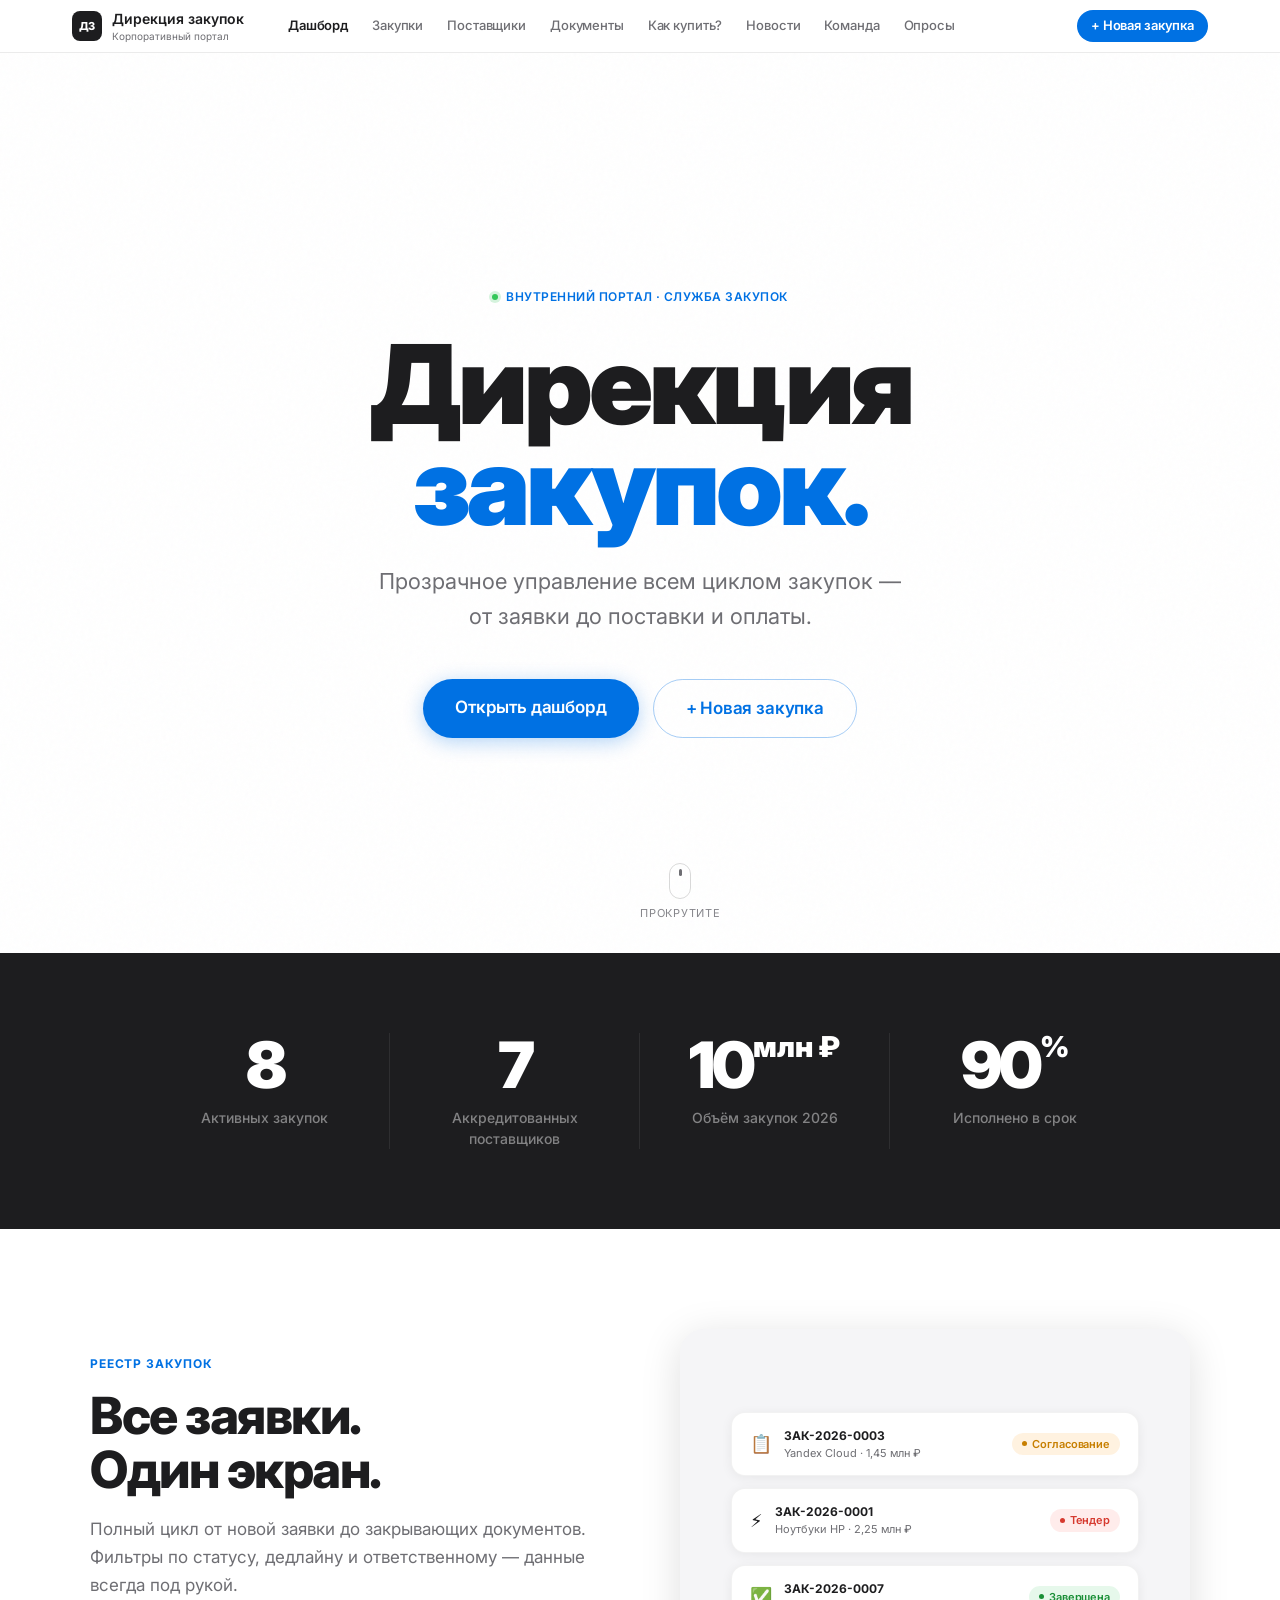
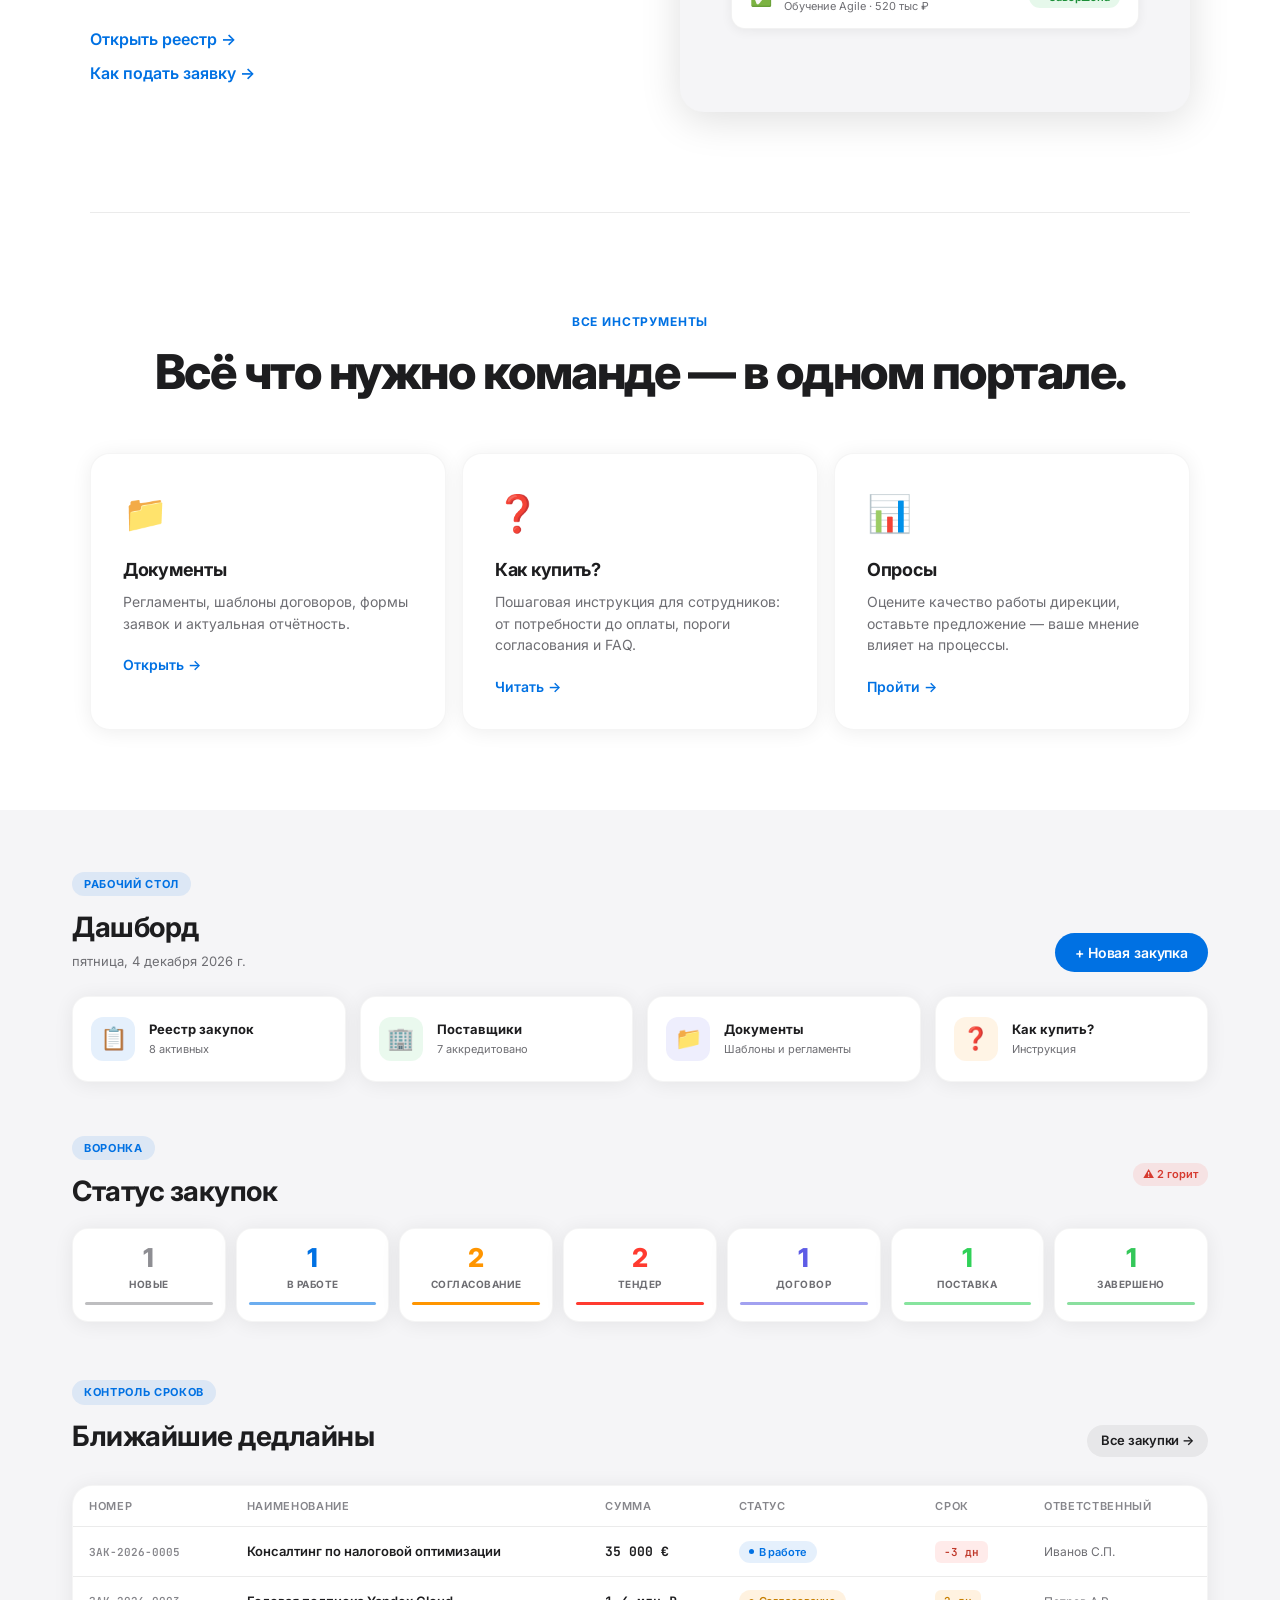
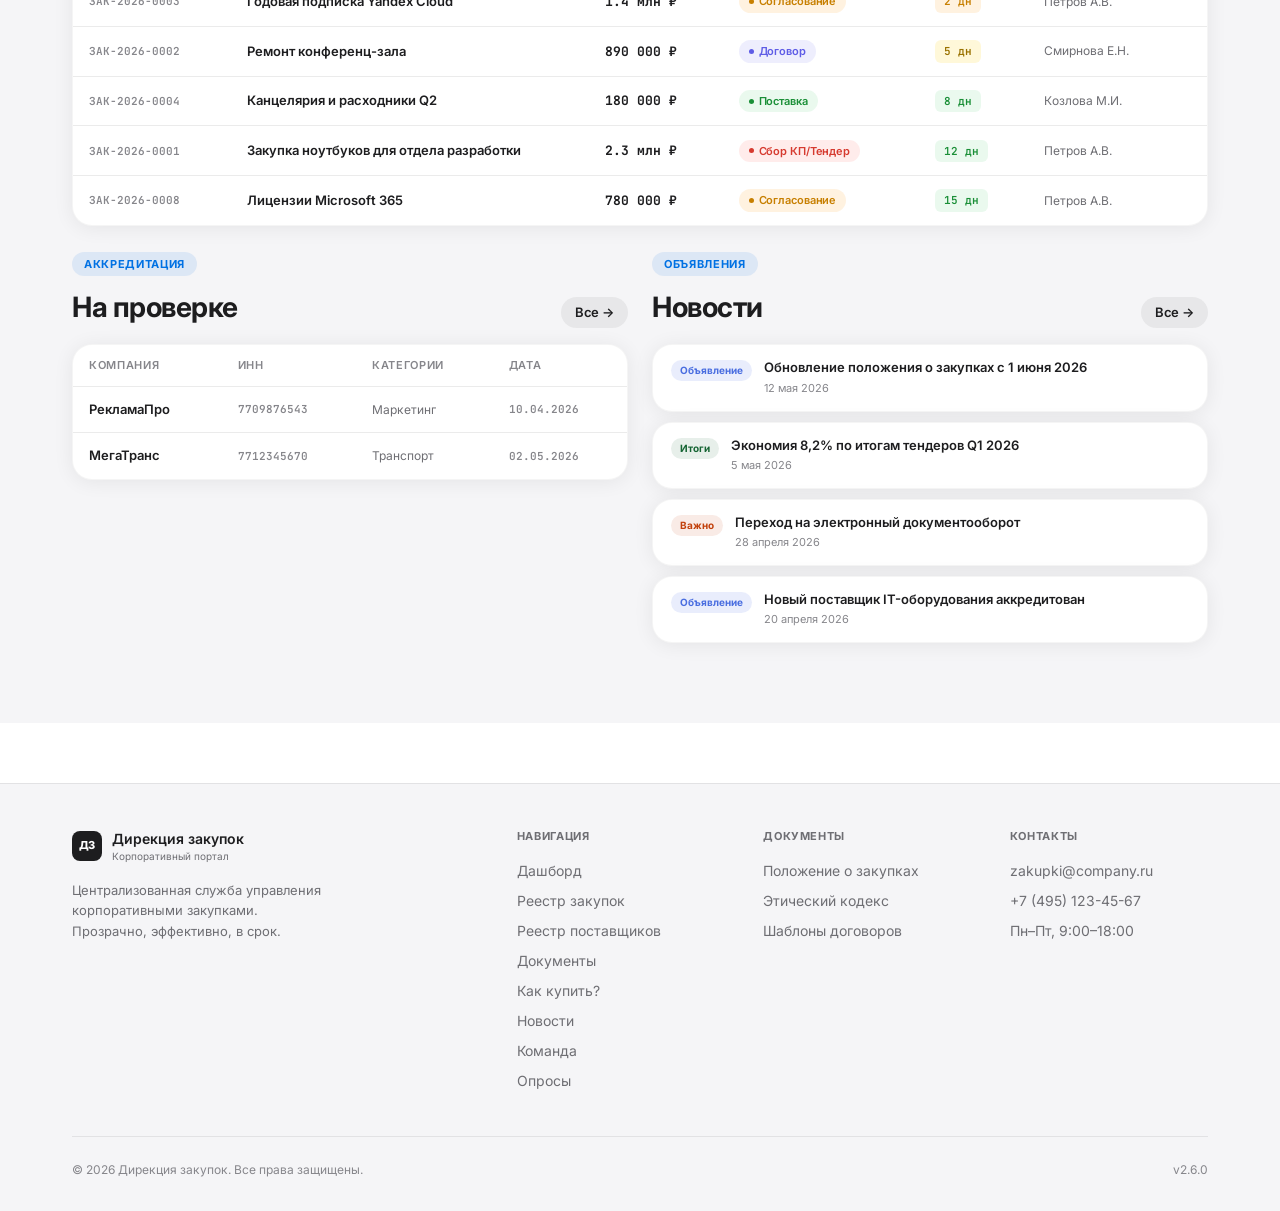
<file: index.html>
<!DOCTYPE html>
<html lang="ru">
<head>
  <meta charset="UTF-8">
  <meta name="viewport" content="width=device-width, initial-scale=1.0">
  <title>Дирекция закупок — Корпоративный портал</title>
  <link rel="preconnect" href="https://fonts.googleapis.com">
  <link rel="preconnect" href="https://fonts.gstatic.com" crossorigin>
  <link href="https://fonts.googleapis.com/css2?family=Inter:wght@300;400;500;600;700;800;900&family=JetBrains+Mono:wght@500;600&display=swap" rel="stylesheet">
  <link rel="stylesheet" href="style.css">
  <style>
    /* ── HERO ──────────────────────────────── */
    .lp-hero {
      min-height: 100svh;
      display: flex;
      flex-direction: column;
      align-items: center;
      justify-content: center;
      text-align: center;
      padding: 80px 32px 60px;
      background: transparent;
      position: relative;
      overflow: hidden;
      isolation: isolate;
    }
    .lp-hero-noise {
      position: absolute; inset: 0;
      background-image: url("data:image/svg+xml,%3Csvg viewBox='0 0 256 256' xmlns='http://www.w3.org/2000/svg'%3E%3Cfilter id='noise'%3E%3CfeTurbulence type='fractalNoise' baseFrequency='0.9' numOctaves='4' stitchTiles='stitch'/%3E%3C/filter%3E%3Crect width='100%25' height='100%25' filter='url(%23noise)' opacity='0.025'/%3E%3C/svg%3E");
      pointer-events: none;
    }
    .lp-eyebrow {
      display: inline-flex; align-items: center; gap: 8px;
      font-size: 12px; font-weight: 600; color: var(--primary);
      letter-spacing: 0.04em; text-transform: uppercase;
      margin-bottom: 28px; animation: fade-up-in 0.9s ease both;
    }
    .lp-eyebrow-dot {
      width: 6px; height: 6px; border-radius: 50%;
      background: #34c759;
      box-shadow: 0 0 0 3px rgba(52,199,89,0.2);
      animation: pulse-green 2.2s ease infinite;
    }
    @keyframes pulse-green {
      0%,100% { box-shadow: 0 0 0 3px rgba(52,199,89,0.2) }
      50%      { box-shadow: 0 0 0 6px rgba(52,199,89,0.1) }
    }
    .lp-h1 {
      font-size: clamp(56px, 10vw, 110px);
      font-weight: 900;
      letter-spacing: -4px;
      line-height: 0.92;
      color: var(--text);
      margin-bottom: 28px;
      animation: fade-up-in 0.9s 0.1s ease both;
    }
    .lp-h1 .blue { color: var(--primary) }
    .lp-sub {
      font-size: clamp(17px, 2.2vw, 22px);
      color: var(--muted);
      font-weight: 400;
      line-height: 1.6;
      max-width: 560px;
      margin: 0 auto 44px;
      animation: fade-up-in 0.9s 0.2s ease both;
    }
    .lp-cta {
      display: flex; gap: 14px; justify-content: center; flex-wrap: wrap;
      animation: fade-up-in 0.9s 0.3s ease both;
    }
    .lp-btn-solid {
      padding: 16px 32px; border-radius: 980px;
      background: var(--primary); color: white;
      font-size: 17px; font-weight: 600;
      text-decoration: none; font-family: inherit;
      transition: background 0.2s, transform 0.15s, box-shadow 0.2s;
      box-shadow: 0 4px 20px rgba(0,113,227,0.3);
      letter-spacing: -0.01em;
    }
    .lp-btn-solid:hover { background: var(--primary-h); transform: scale(1.02); box-shadow: 0 8px 32px rgba(0,113,227,0.4) }
    .lp-btn-outline {
      padding: 16px 32px; border-radius: 980px;
      background: transparent; color: var(--primary);
      font-size: 17px; font-weight: 600;
      text-decoration: none; font-family: inherit;
      border: 1.5px solid rgba(0,113,227,0.35);
      transition: background 0.2s, border-color 0.2s;
      letter-spacing: -0.01em;
    }
    .lp-btn-outline:hover { background: var(--primary-l); border-color: var(--primary) }
    .lp-scroll {
      position: absolute; bottom: 32px; left: 50%; transform: translateX(-50%);
      display: flex; flex-direction: column; align-items: center; gap: 6px;
      color: var(--subtle); font-size: 11px; letter-spacing: 0.07em;
      text-transform: uppercase; animation: fade-up-in 1s 0.8s ease both;
    }
    .lp-scroll-track {
      width: 22px; height: 36px; border: 1.5px solid rgba(0,0,0,0.15);
      border-radius: 11px; display: flex; align-items: flex-start;
      justify-content: center; padding-top: 5px;
    }
    .lp-scroll-dot {
      width: 3px; height: 7px; background: var(--muted); border-radius: 2px;
      animation: scroll-bounce 1.8s ease-in-out infinite;
    }
    @keyframes scroll-bounce { 0%,100% { transform: translateY(0); opacity: 1 } 75% { transform: translateY(11px); opacity: 0 } }
    @keyframes fade-up-in { from { opacity: 0; transform: translateY(20px) } to { opacity: 1; transform: translateY(0) } }

    /* ── PHOTO SLIDESHOW ────────────────────────── */
    .hero-slides{position:absolute;inset:0;z-index:-2;overflow:hidden}
    .hero-slide{
      position:absolute;inset:0;
      background-size:cover;background-position:center;
      opacity:0;
      animation-duration:32s;
      animation-timing-function:ease-in-out;
      animation-iteration-count:infinite;
      animation-fill-mode:backwards;
    }
    .hero-slide:nth-child(1){animation-name:heroFade,kbA;animation-delay:0s}
    .hero-slide:nth-child(2){animation-name:heroFade,kbB;animation-delay:8s}
    .hero-slide:nth-child(3){animation-name:heroFade,kbA;animation-delay:16s}
    .hero-slide:nth-child(4){animation-name:heroFade,kbB;animation-delay:24s}
    @keyframes heroFade{
      0%,4%   {opacity:0}
      9%,24%  {opacity:1}
      29%,100%{opacity:0}
    }
    @keyframes kbA{
      0%  {transform:scale(1.0) translate(0%,0%)}
      100%{transform:scale(1.18) translate(-2%,-1.5%)}
    }
    @keyframes kbB{
      0%  {transform:scale(1.14) translate(2%,1%)}
      100%{transform:scale(1.0) translate(-1%,-0.5%)}
    }
    .hero-overlay{
      position:absolute;inset:0;z-index:-1;
      background:
        radial-gradient(ellipse 80% 58% at 50% 40%,rgba(255,255,255,.68) 0%,rgba(255,255,255,.04) 72%),
        linear-gradient(to bottom,rgba(255,255,255,.28) 0%,rgba(255,255,255,.08) 48%,rgba(255,255,255,.55) 100%);
    }

    /* ── STATS STRIP ────────────────────────── */
    .lp-stats {
      background: var(--bg-dark);
      padding: 80px 32px;
    }
    .lp-stats-grid {
      display: grid; grid-template-columns: repeat(4,1fr);
      gap: 0; max-width: 1000px; margin: 0 auto;
    }
    .lp-stat {
      text-align: center; padding: 0 32px;
      border-right: 1px solid rgba(255,255,255,0.08);
    }
    .lp-stat:last-child { border-right: none }
    .lp-stat-val {
      font-size: clamp(40px, 5vw, 64px); font-weight: 900;
      letter-spacing: -3px; line-height: 1;
      color: white; margin-bottom: 10px;
    }
    .lp-stat-val sup { font-size: 0.45em; letter-spacing: 0; vertical-align: top; margin-top: 0.25em }
    .lp-stat-label { font-size: 14px; color: rgba(255,255,255,0.45); font-weight: 500 }

    /* ── FEATURE BLOCKS ─────────────────────── */
    .lp-feature {
      padding: 100px 32px;
      display: flex; align-items: center; justify-content: center;
    }
    .lp-feature-inner {
      max-width: 1100px; width: 100%;
      display: grid; grid-template-columns: 1fr 1fr;
      gap: 80px; align-items: center;
    }
    .lp-feature-inner.reverse { direction: rtl }
    .lp-feature-inner.reverse > * { direction: ltr }
    .lp-feat-tag {
      font-size: 12px; font-weight: 700; color: var(--primary);
      text-transform: uppercase; letter-spacing: 0.07em; margin-bottom: 16px;
    }
    .lp-feat-h2 {
      font-size: clamp(32px, 4vw, 52px); font-weight: 800;
      letter-spacing: -1.5px; line-height: 1.05;
      color: var(--text); margin-bottom: 18px;
    }
    .lp-feat-p {
      font-size: 17px; color: var(--muted); line-height: 1.65;
      margin-bottom: 28px;
    }
    .lp-feat-links { display: flex; flex-direction: column; gap: 10px }
    .lp-feat-link {
      display: inline-flex; align-items: center; gap: 5px;
      font-size: 16px; font-weight: 600; color: var(--primary);
      text-decoration: none; transition: gap 0.15s;
    }
    .lp-feat-link:hover { gap: 9px }
    .lp-feat-visual {
      border-radius: 24px; overflow: hidden;
      background: var(--bg); aspect-ratio: 4/3;
      display: flex; align-items: center; justify-content: center;
      box-shadow: var(--shadow-h);
      position: relative;
    }
    .lp-feat-visual-dark {
      background: var(--bg-dark);
    }
    .lp-feat-num {
      font-size: clamp(80px,12vw,140px); font-weight: 900; letter-spacing: -6px;
      line-height: 1; opacity: 0.08; color: white; position: absolute;
      bottom: -10px; right: 10px;
    }
    .lp-feat-icon-wrap {
      display: flex; flex-direction: column; gap: 12px;
      width: 80%; position: relative; z-index: 1;
    }
    .lp-mini-card {
      background: rgba(255,255,255,0.07);
      border: 1px solid rgba(255,255,255,0.1);
      border-radius: 14px; padding: 14px 18px;
      display: flex; align-items: center; gap: 12px;
      backdrop-filter: blur(12px);
    }
    .lp-mini-card-light {
      background: white; border: 1px solid rgba(0,0,0,0.05);
      border-radius: 14px; padding: 14px 18px;
      display: flex; align-items: center; gap: 12px;
      box-shadow: 0 2px 12px rgba(0,0,0,0.06);
    }
    .lp-mini-dot { width: 8px; height: 8px; border-radius: 50%; flex-shrink: 0 }

    /* ── DIVIDER SECTION ────────────────────── */
    .lp-divider { height: 1px; background: var(--border); max-width: 1100px; margin: 0 auto }

    /* ── DASHBOARD AREA ─────────────────────── */
    .dash-area { background: var(--bg) }
    .quick-actions { display: grid; grid-template-columns: repeat(4,1fr); gap: 14px; margin-bottom: 32px }
    .qa-card { padding: 20px 18px; border-radius: var(--r-lg); display: flex; align-items: center; gap: 14px; text-decoration: none; color: var(--text); transition: all 0.15s }
    .qa-card:hover { transform: translateY(-2px); box-shadow: var(--shadow-h) }
    .qa-icon { font-size: 22px; width: 44px; height: 44px; border-radius: 12px; display: flex; align-items: center; justify-content: center; flex-shrink: 0 }
    .qa-label { font-size: 13px; font-weight: 700 }
    .qa-sub   { font-size: 11px; color: var(--muted); margin-top: 2px }
    .pipeline-grid { display: grid; grid-template-columns: repeat(7,1fr); gap: 10px; margin-bottom: 32px }
    .pipe-card  { padding: 16px 12px; text-align: center; border-radius: var(--r-lg) }
    .pipe-count { font-size: 26px; font-weight: 800; line-height: 1; margin-bottom: 6px }
    .pipe-label { font-size: 10px; font-weight: 700; text-transform: uppercase; letter-spacing: 0.05em; color: var(--muted) }
    .pipe-bar   { height: 3px; border-radius: 2px; margin-top: 10px }
    .urgent-badge { display: inline-flex; padding: 3px 10px; border-radius: 980px; font-size: 11px; font-weight: 600; background: rgba(255,59,48,0.1); color: #d63a2f }

    /* ── RESPONSIVE ─────────────────────────── */
    @media(max-width:900px) {
      .lp-stats-grid  { grid-template-columns: repeat(2,1fr); gap: 40px 0 }
      .lp-stat        { border-right: none; border-bottom: 1px solid rgba(255,255,255,0.08); padding-bottom: 32px }
      .lp-stat:nth-child(even) { border-right: none }
      .lp-stat:nth-child(3), .lp-stat:nth-child(4) { border-bottom: none }
      .lp-feature-inner { grid-template-columns: 1fr; gap: 40px }
      .lp-feature-inner.reverse { direction: ltr }
      .pipeline-grid  { grid-template-columns: repeat(4,1fr) }
      .quick-actions  { grid-template-columns: repeat(2,1fr) }
    }
    @media(max-width:600px) {
      .lp-h1          { letter-spacing: -2px }
      .lp-stats-grid  { grid-template-columns: 1fr 1fr }
      .pipeline-grid  { grid-template-columns: repeat(2,1fr) }
      .quick-actions  { grid-template-columns: repeat(2,1fr) }
      .dash-bottom    { grid-template-columns: 1fr !important }
    }
  </style>
</head>
<body style="background:#fff">

<div id="nav-slot"></div>

<!-- ═══ HERO ═════════════════════════════════════ -->
<section class="lp-hero">
  <div class="hero-slides">
    <div class="hero-slide" style="background-image:url('https://images.unsplash.com/photo-1506905925346-21bda4d32df4?w=1920&q=80&fit=crop&auto=format')"></div>
    <div class="hero-slide" style="background-image:url('https://images.unsplash.com/photo-1464822759023-fed622ff2c3b?w=1920&q=80&fit=crop&auto=format')"></div>
    <div class="hero-slide" style="background-image:url('https://images.unsplash.com/photo-1519681393784-d120267933ba?w=1920&q=80&fit=crop&auto=format')"></div>
    <div class="hero-slide" style="background-image:url('https://images.unsplash.com/photo-1483728642387-6c3bdd6c93e5?w=1920&q=80&fit=crop&auto=format')"></div>
  </div>
  <div class="hero-overlay"></div>
  <div class="lp-hero-noise"></div>

  <div class="lp-eyebrow">
    <span class="lp-eyebrow-dot"></span>
    Внутренний портал · Служба закупок
  </div>

  <h1 class="lp-h1">
    Дирекция<br><span class="blue">закупок.</span>
  </h1>

  <p class="lp-sub">
    Прозрачное управление всем циклом закупок —<br>от заявки до поставки и оплаты.
  </p>

  <div class="lp-cta">
    <a href="#dashboard" class="lp-btn-solid">Открыть дашборд</a>
    <a href="tenders.html" class="lp-btn-outline">+ Новая закупка</a>
  </div>

  <div class="lp-scroll">
    <div class="lp-scroll-track"><div class="lp-scroll-dot"></div></div>
    Прокрутите
  </div>
</section>

<!-- ═══ STATS STRIP ══════════════════════════════ -->
<section class="lp-stats">
  <div class="lp-stats-grid">
    <div class="lp-stat fade-up">
      <div class="lp-stat-val"><span id="cntActive">—</span></div>
      <div class="lp-stat-label">Активных закупок</div>
    </div>
    <div class="lp-stat fade-up fade-up-d1">
      <div class="lp-stat-val"><span id="cntSuppliers">—</span></div>
      <div class="lp-stat-label">Аккредитованных поставщиков</div>
    </div>
    <div class="lp-stat fade-up fade-up-d2">
      <div class="lp-stat-val"><span id="cntBudget">—</span><sup>млн ₽</sup></div>
      <div class="lp-stat-label">Объём закупок 2026</div>
    </div>
    <div class="lp-stat fade-up fade-up-d3">
      <div class="lp-stat-val"><span id="cntRate">—</span><sup>%</sup></div>
      <div class="lp-stat-label">Исполнено в срок</div>
    </div>
  </div>
</section>

<!-- ═══ FEATURE 1: Закупки ═══════════════════════ -->
<section class="lp-feature" style="background:#fff">
  <div class="lp-feature-inner">
    <div class="fade-up">
      <div class="lp-feat-tag">Реестр закупок</div>
      <h2 class="lp-feat-h2">Все заявки.<br>Один экран.</h2>
      <p class="lp-feat-p">Полный цикл от новой заявки до закрывающих документов. Фильтры по статусу, дедлайну и ответственному — данные всегда под рукой.</p>
      <div class="lp-feat-links">
        <a href="tenders.html" class="lp-feat-link">Открыть реестр →</a>
        <a href="howto.html"   class="lp-feat-link">Как подать заявку →</a>
      </div>
    </div>
    <div class="lp-feat-visual fade-up fade-up-d1">
      <div class="lp-feat-icon-wrap">
        <div class="lp-mini-card-light" style="animation: float-a 4s ease-in-out infinite">
          <span style="font-size:18px">📋</span>
          <div><div style="font-size:12px;font-weight:700">ЗАК-2026-0003</div><div style="font-size:11px;color:var(--muted)">Yandex Cloud · 1,45 млн ₽</div></div>
          <span class="badge badge-approval" style="margin-left:auto">Согласование</span>
        </div>
        <div class="lp-mini-card-light" style="animation: float-b 5s ease-in-out infinite">
          <span style="font-size:18px">⚡</span>
          <div><div style="font-size:12px;font-weight:700">ЗАК-2026-0001</div><div style="font-size:11px;color:var(--muted)">Ноутбуки HP · 2,25 млн ₽</div></div>
          <span class="badge badge-tender" style="margin-left:auto">Тендер</span>
        </div>
        <div class="lp-mini-card-light" style="animation: float-a 6s ease-in-out 1s infinite">
          <span style="font-size:18px">✅</span>
          <div><div style="font-size:12px;font-weight:700">ЗАК-2026-0007</div><div style="font-size:11px;color:var(--muted)">Обучение Agile · 520 тыс ₽</div></div>
          <span class="badge badge-done" style="margin-left:auto">Завершена</span>
        </div>
      </div>
    </div>
  </div>
</section>

<div style="padding:0 32px"><div class="lp-divider"></div></div>

<!-- ═══ FEATURE 3: Документы + Опросы ═══════════ -->
<section class="lp-feature" style="background:#fff;padding-bottom:80px">
  <div style="max-width:1100px;width:100%">
    <div class="fade-up" style="text-align:center;margin-bottom:56px">
      <div class="lp-feat-tag" style="justify-content:center">Все инструменты</div>
      <h2 class="lp-feat-h2" style="font-size:clamp(28px,4vw,48px)">Всё что нужно команде — в одном портале.</h2>
    </div>
    <div style="display:grid;grid-template-columns:repeat(3,1fr);gap:16px" id="toolCards">
      <a href="docs.html" class="card card-hover fade-up" style="padding:32px;text-decoration:none;color:inherit">
        <div style="font-size:36px;margin-bottom:16px">📁</div>
        <div style="font-size:18px;font-weight:700;margin-bottom:8px;letter-spacing:-0.3px">Документы</div>
        <div style="font-size:14px;color:var(--muted);line-height:1.55">Регламенты, шаблоны договоров, формы заявок и актуальная отчётность.</div>
        <div style="margin-top:20px;font-size:14px;font-weight:600;color:var(--primary)">Открыть →</div>
      </a>
      <a href="howto.html" class="card card-hover fade-up fade-up-d1" style="padding:32px;text-decoration:none;color:inherit">
        <div style="font-size:36px;margin-bottom:16px">❓</div>
        <div style="font-size:18px;font-weight:700;margin-bottom:8px;letter-spacing:-0.3px">Как купить?</div>
        <div style="font-size:14px;color:var(--muted);line-height:1.55">Пошаговая инструкция для сотрудников: от потребности до оплаты, пороги согласования и FAQ.</div>
        <div style="margin-top:20px;font-size:14px;font-weight:600;color:var(--primary)">Читать →</div>
      </a>
      <a href="survey.html" class="card card-hover fade-up fade-up-d2" style="padding:32px;text-decoration:none;color:inherit">
        <div style="font-size:36px;margin-bottom:16px">📊</div>
        <div style="font-size:18px;font-weight:700;margin-bottom:8px;letter-spacing:-0.3px">Опросы</div>
        <div style="font-size:14px;color:var(--muted);line-height:1.55">Оцените качество работы дирекции, оставьте предложение — ваше мнение влияет на процессы.</div>
        <div style="margin-top:20px;font-size:14px;font-weight:600;color:var(--primary)">Пройти →</div>
      </a>
    </div>
  </div>
</section>

<!-- ═══ DASHBOARD ════════════════════════════════ -->
<div id="dashboard" class="dash-area">
  <section style="padding:60px 0 24px">
    <div class="container">
      <div style="display:flex;align-items:flex-end;justify-content:space-between;flex-wrap:wrap;gap:16px" class="fade-up">
        <div>
          <div class="section-tag">Рабочий стол</div>
          <h2 class="section-title" style="margin-bottom:4px">Дашборд</h2>
          <p style="font-size:13px;color:var(--muted)" id="todayDate"></p>
        </div>
        <a href="tenders.html" class="btn btn-primary">+ Новая закупка</a>
      </div>
    </div>
  </section>

  <section style="padding:0 0 20px">
    <div class="container">
      <div class="quick-actions fade-up">
        <a href="tenders.html" class="qa-card card card-hover">
          <div class="qa-icon" style="background:var(--primary-l)">📋</div>
          <div><div class="qa-label">Реестр закупок</div><div class="qa-sub" id="qaActive"></div></div>
        </a>
        <a href="suppliers.html" class="qa-card card card-hover">
          <div class="qa-icon" style="background:rgba(52,199,89,0.1)">🏢</div>
          <div><div class="qa-label">Поставщики</div><div class="qa-sub" id="qaSuppliers"></div></div>
        </a>
        <a href="docs.html" class="qa-card card card-hover">
          <div class="qa-icon" style="background:rgba(94,92,230,0.1)">📁</div>
          <div><div class="qa-label">Документы</div><div class="qa-sub">Шаблоны и регламенты</div></div>
        </a>
        <a href="howto.html" class="qa-card card card-hover">
          <div class="qa-icon" style="background:rgba(255,149,0,0.1)">❓</div>
          <div><div class="qa-label">Как купить?</div><div class="qa-sub">Инструкция</div></div>
        </a>
      </div>
    </div>
  </section>

  <section style="padding:0 0 24px">
    <div class="container fade-up">
      <div style="display:flex;align-items:center;justify-content:space-between;margin-bottom:16px">
        <div><div class="section-tag">Воронка</div><h2 class="section-title">Статус закупок</h2></div>
        <div id="urgentWrap"></div>
      </div>
      <div class="pipeline-grid" id="pipelineGrid"></div>
    </div>
  </section>

  <section style="padding:0 0 24px">
    <div class="container fade-up">
      <div class="section-header">
        <div><div class="section-tag">Контроль сроков</div><h2 class="section-title">Ближайшие дедлайны</h2></div>
        <a href="tenders.html" class="btn btn-ghost btn-sm">Все закупки →</a>
      </div>
      <div class="card" style="overflow:hidden"><div class="table-wrap" id="tendersPreview"></div></div>
    </div>
  </section>

  <section style="padding:0 0 80px">
    <div class="container">
      <div class="dash-bottom fade-up" style="display:grid;grid-template-columns:1fr 1fr;gap:24px;align-items:start">
        <div>
          <div class="section-header" style="margin-bottom:16px">
            <div><div class="section-tag">Аккредитация</div><h2 class="section-title">На проверке</h2></div>
            <a href="suppliers.html" class="btn btn-ghost btn-sm">Все →</a>
          </div>
          <div class="card" style="overflow:hidden" id="pendingSuppliers"></div>
        </div>
        <div>
          <div class="section-header" style="margin-bottom:16px">
            <div><div class="section-tag">Объявления</div><h2 class="section-title">Новости</h2></div>
            <a href="news.html" class="btn btn-ghost btn-sm">Все →</a>
          </div>
          <div style="display:flex;flex-direction:column;gap:10px" id="newsList"></div>
        </div>
      </div>
    </div>
  </section>
</div>

<div id="footer-slot"></div>

<script src="app.js"></script>
<script>
document.getElementById('nav-slot').innerHTML   = navHTML('index.html');
document.getElementById('footer-slot').innerHTML = footerHTML();

const tasks = getTasks();

/* ── Scroll animations ── */
const io = new IntersectionObserver(entries => {
  entries.forEach(e => { if (e.isIntersecting) { e.target.classList.add('visible'); io.unobserve(e.target) } });
}, { threshold: 0.12 });
document.querySelectorAll('.fade-up').forEach(el => io.observe(el));

/* ── Float keyframes ── */
const kf = document.createElement('style');
kf.textContent = `
  @keyframes float-a { 0%,100%{transform:translateY(0)} 50%{transform:translateY(-6px)} }
  @keyframes float-b { 0%,100%{transform:translateY(0)} 50%{transform:translateY(-9px)} }
`;
document.head.appendChild(kf);

/* ── Counter animation ── */
function countUp(el, target, duration) {
  const start = performance.now();
  const update = now => {
    const p = Math.min((now - start) / duration, 1);
    const v = Math.round(target * (1 - Math.pow(1 - p, 3)));
    el.textContent = v;
    if (p < 1) requestAnimationFrame(update);
  };
  requestAnimationFrame(update);
}

const statsObs = new IntersectionObserver(entries => {
  if (!entries[0].isIntersecting) return;
  const active   = tasks.filter(t => t.status !== 'done');
  const done     = tasks.filter(t => t.status === 'done');
  const budgetM  = Math.round(tasks.filter(t=>t.currency==='RUB').reduce((s,t)=>s+(parseFloat(t.amount)||0),0) / 1e6);
  const acc      = SUPPLIERS.filter(s => s.status === 'accredited').length;

  countUp(document.getElementById('cntActive'),    active.length, 1400);
  countUp(document.getElementById('cntSuppliers'), acc,           1600);
  countUp(document.getElementById('cntBudget'),    budgetM,       1800);
  countUp(document.getElementById('cntRate'),      92,            1500);
  statsObs.disconnect();
}, { threshold: 0.3 });
statsObs.observe(document.querySelector('.lp-stats'));

/* ── Dashboard ── */
document.getElementById('todayDate').textContent =
  new Date().toLocaleDateString('ru-RU', {weekday:'long', day:'numeric', month:'long', year:'numeric'});
const activeTasks = tasks.filter(t => t.status !== 'done');
document.getElementById('qaActive').textContent    = activeTasks.length + ' активных';
document.getElementById('qaSuppliers').textContent = SUPPLIERS.filter(s=>s.status==='accredited').length + ' аккредитовано';

const PIPE = [
  {key:'new',         label:'Новые',        color:'#8e8e93'},
  {key:'in_progress', label:'В работе',     color:'#0071e3'},
  {key:'approval',    label:'Согласование', color:'#ff9500'},
  {key:'tender',      label:'Тендер',       color:'#ff3b30'},
  {key:'contract',    label:'Договор',      color:'#5e5ce6'},
  {key:'delivery',    label:'Поставка',     color:'#30d158'},
  {key:'done',        label:'Завершено',    color:'#34c759'},
];
const byStatus = {};
tasks.forEach(t => { byStatus[t.status] = (byStatus[t.status]||0)+1 });
const maxN = Math.max(...PIPE.map(p=>byStatus[p.key]||0), 1);

document.getElementById('pipelineGrid').innerHTML = PIPE.map(p => {
  const n = byStatus[p.key]||0;
  return `<div class="pipe-card card">
    <div class="pipe-count" style="color:${p.color}">${n}</div>
    <div class="pipe-label">${p.label}</div>
    <div class="pipe-bar" style="background:${p.color};opacity:${0.15+n/maxN*0.85}"></div>
  </div>`;
}).join('');

const urgent = tasks.filter(t => t.status!=='done' && Math.ceil((new Date(t.deadline||'9999')-Date.now())/86400000)<=3);
if (urgent.length)
  document.getElementById('urgentWrap').innerHTML =
    `<span class="urgent-badge">⚠ ${urgent.length} горит</span>`;

const preview = [...tasks].filter(t=>t.status!=='done')
  .sort((a,b)=>new Date(a.deadline||'9999')-new Date(b.deadline||'9999')).slice(0,6);
document.getElementById('tendersPreview').innerHTML = preview.length===0
  ? '<div class="empty-state"><div class="empty-icon">📋</div><div class="empty-title">Нет активных закупок</div></div>'
  : `<table><thead><tr><th>Номер</th><th>Наименование</th><th>Сумма</th><th>Статус</th><th>Срок</th><th>Ответственный</th></tr></thead><tbody>
      ${preview.map(t=>{const dl=deadlineInfo(t.deadline,t.status);return`<tr onclick="location.href='tenders.html'">
        <td class="td-num">${esc(t.number)}</td><td class="td-title">${esc(t.title)}</td>
        <td class="td-amount">${fmtMoney(t.amount,t.currency)}</td><td>${statusBadge(t.status)}</td>
        <td>${dl?`<span class="chip ${dl.cls}">${dl.label}</span>`:'—'}</td>
        <td class="td-resp">${esc(t.responsible||'—')}</td></tr>`;}).join('')}
    </tbody></table>`;

const pending = SUPPLIERS.filter(s=>s.status==='pending');
document.getElementById('pendingSuppliers').innerHTML = pending.length===0
  ? '<div class="empty-state" style="padding:32px"><div class="empty-icon">✅</div><div class="empty-title">Заявок нет</div></div>'
  : `<table><thead><tr><th>Компания</th><th>ИНН</th><th>Категории</th><th>Дата</th></tr></thead><tbody>
      ${pending.map(s=>`<tr onclick="location.href='suppliers.html'">
        <td style="font-weight:600;font-size:13px">${esc(s.name)}</td>
        <td class="td-num">${esc(s.inn)}</td>
        <td style="font-size:12px;color:var(--muted)">${s.cats.join(', ')}</td>
        <td class="td-num">${fmtDate(s.since)}</td></tr>`).join('')}
    </tbody></table>`;

document.getElementById('newsList').innerHTML = NEWS.slice(0,4).map(n=>`
  <a href="news.html" style="text-decoration:none;color:inherit">
    <div class="card card-hover" style="padding:14px 18px;display:flex;gap:12px;align-items:flex-start">
      <div style="padding:3px 9px;border-radius:980px;font-size:10px;font-weight:700;background:${n.tagColor};color:${n.tagText};white-space:nowrap;flex-shrink:0;margin-top:1px">${n.tag}</div>
      <div>
        <div style="font-size:13px;font-weight:600;line-height:1.35;margin-bottom:3px">${n.title}</div>
        <div style="font-size:11px;color:var(--subtle)">${n.date}</div>
      </div>
    </div>
  </a>`).join('');

</script>
</body>
</html>
</file>
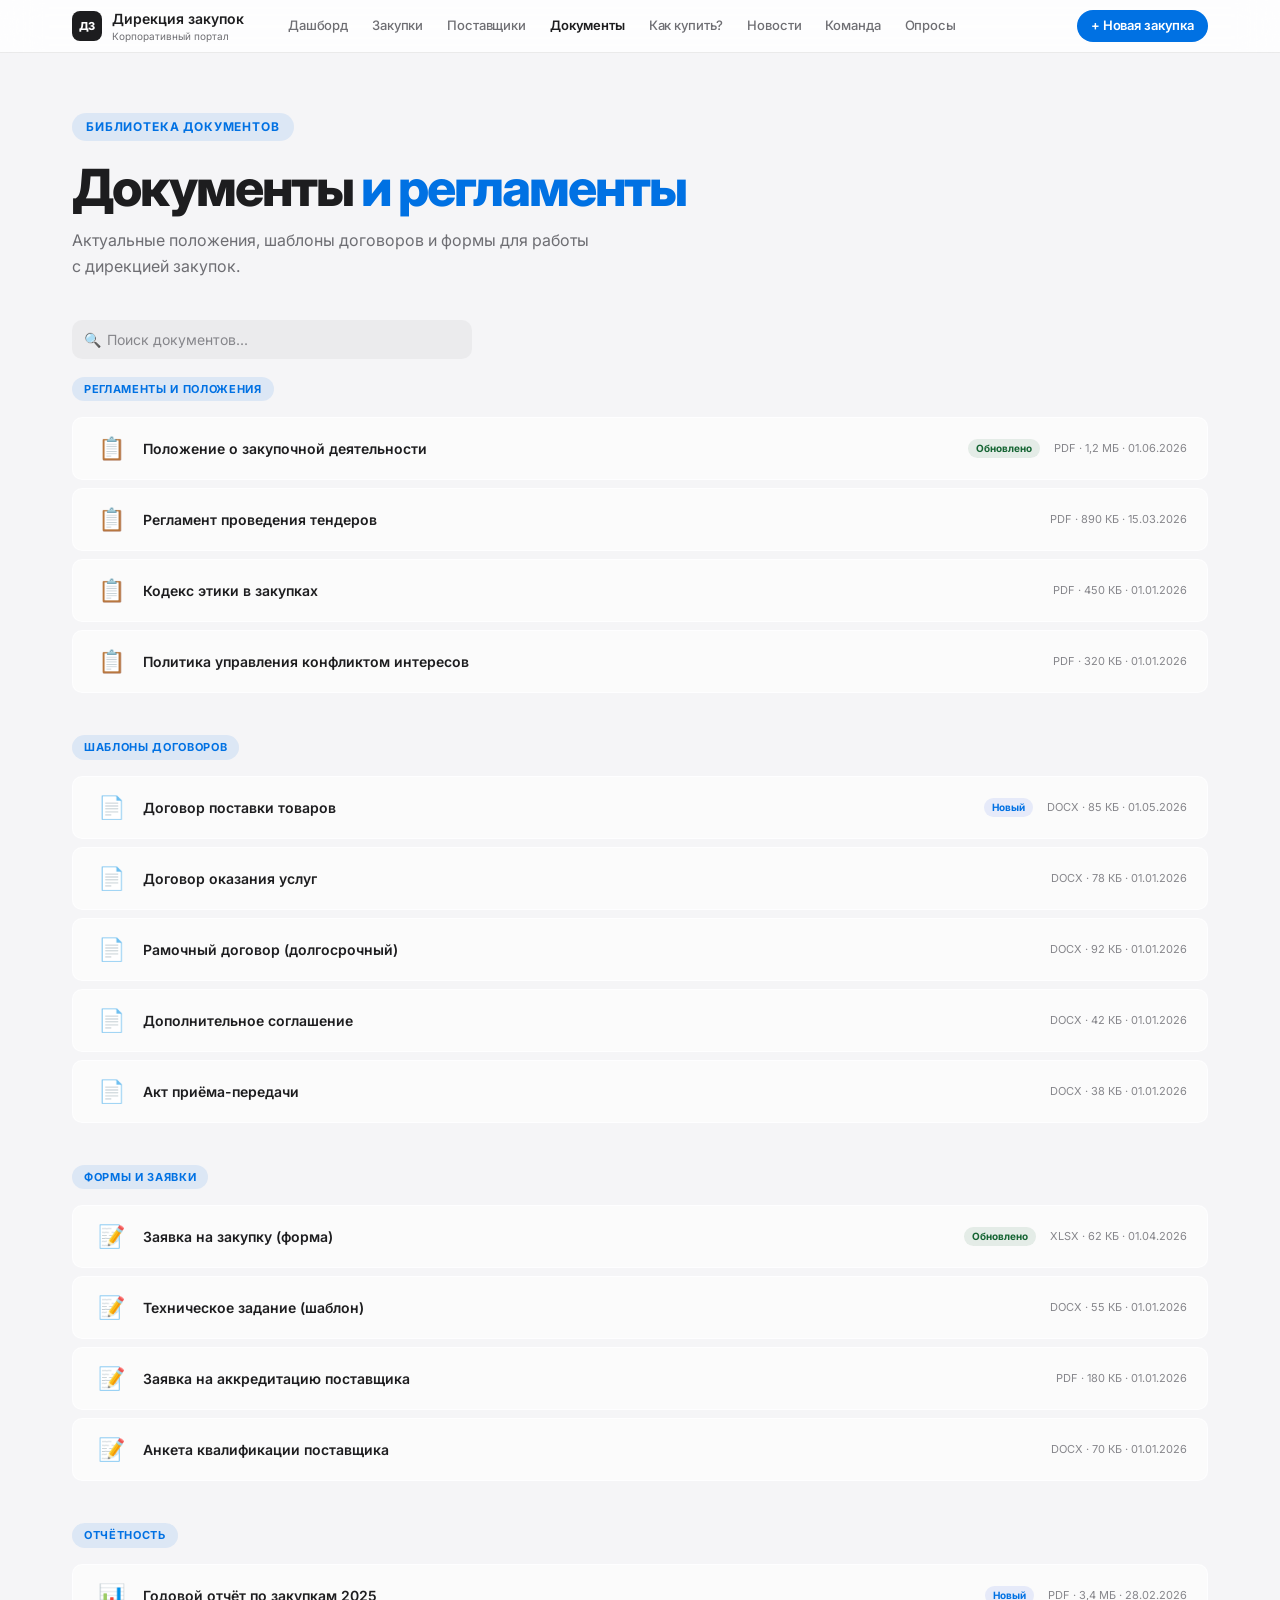
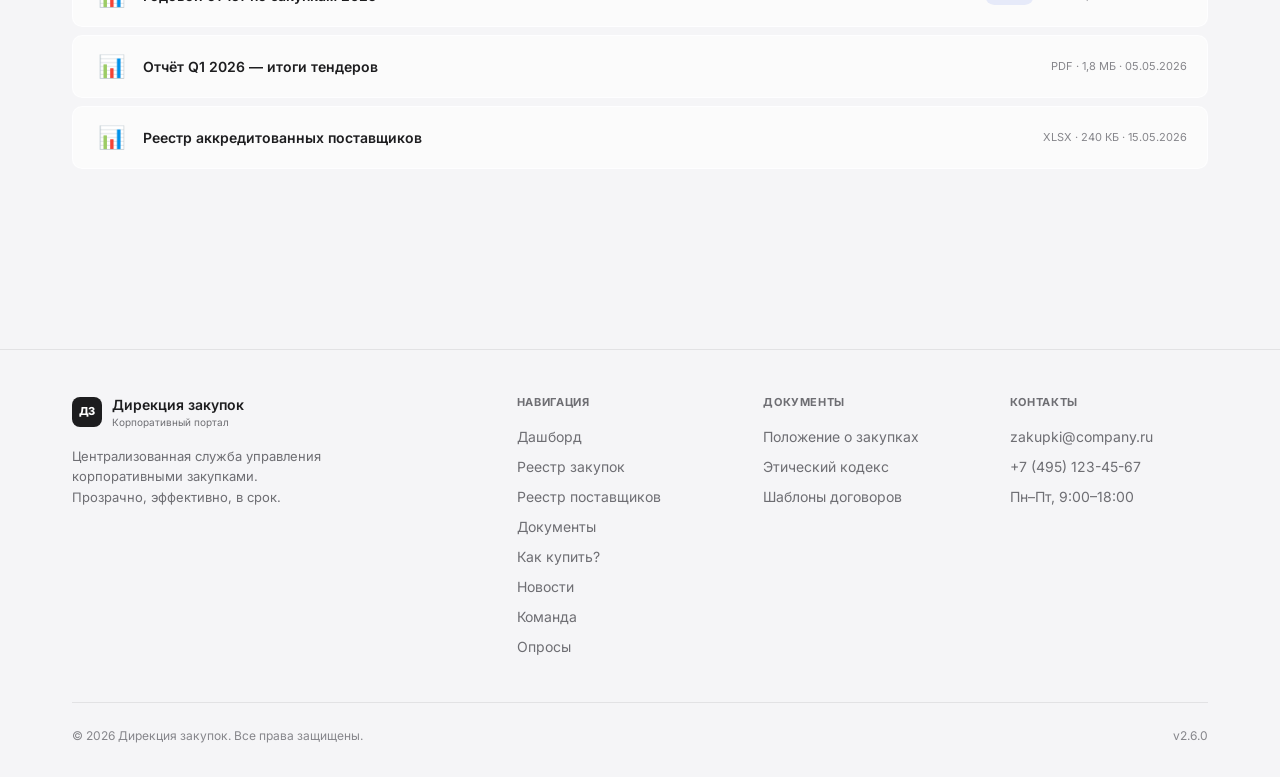
<file: docs.html>
<!DOCTYPE html>
<html lang="ru">
<head>
  <meta charset="UTF-8">
  <meta name="viewport" content="width=device-width, initial-scale=1.0">
  <title>Документы — Дирекция закупок</title>
  <link rel="preconnect" href="https://fonts.googleapis.com">
  <link rel="preconnect" href="https://fonts.gstatic.com" crossorigin>
  <link href="https://fonts.googleapis.com/css2?family=Inter:wght@300;400;500;600;700;800&family=JetBrains+Mono:wght@500;600&display=swap" rel="stylesheet">
  <link rel="stylesheet" href="style.css">
  <style>
    .docs-section{margin-bottom:40px}
    .doc-row{display:flex;align-items:center;gap:14px;padding:14px 20px;border-radius:var(--r-md);background:rgba(255,255,255,0.55);border:1px solid rgba(255,255,255,0.78);transition:all 0.15s;cursor:pointer;text-decoration:none;color:inherit}
    .doc-row:hover{background:rgba(255,255,255,0.78);transform:translateX(4px)}
    .doc-icon{font-size:22px;flex-shrink:0;width:36px;text-align:center}
    .doc-name{font-size:14px;font-weight:600;flex:1}
    .doc-meta{font-size:11px;color:var(--subtle);white-space:nowrap}
    .doc-badge{padding:2px 8px;border-radius:10px;font-size:10px;font-weight:700;flex-shrink:0}
    .doc-badge-new{background:rgba(74,110,224,0.12);color:var(--primary)}
    .doc-badge-upd{background:rgba(22,101,52,0.1);color:#166534}
  </style>
</head>
<body>

<div id="nav-slot"></div>

<section style="padding:60px 0 40px">
  <div class="container">
    <div class="hero-tag">Библиотека документов</div>
    <h1 class="hero-title" style="font-size:clamp(34px,4vw,52px);margin-bottom:12px">
      Документы <span>и регламенты</span>
    </h1>
    <p style="font-size:16px;color:var(--muted);line-height:1.65;max-width:520px">
      Актуальные положения, шаблоны договоров и формы для работы с дирекцией закупок.
    </p>
  </div>
</section>

<section style="padding:0 0 16px">
  <div class="container">
    <div class="search-wrap" style="max-width:400px">
      <span class="search-icon">🔍</span>
      <input class="input" id="docSearch" placeholder="Поиск документов..." oninput="filterDocs()">
    </div>
  </div>
</section>

<section style="padding:0 0 80px">
  <div class="container" id="docsContainer">

    <div class="docs-section" data-section="Регламенты и положения">
      <div class="section-tag" style="margin-bottom:16px">Регламенты и положения</div>
      <div style="display:flex;flex-direction:column;gap:8px">
        <a href="#" class="doc-row">
          <span class="doc-icon">📋</span>
          <span class="doc-name">Положение о закупочной деятельности</span>
          <span class="doc-badge doc-badge-upd">Обновлено</span>
          <span class="doc-meta">PDF · 1,2 МБ · 01.06.2026</span>
        </a>
        <a href="#" class="doc-row">
          <span class="doc-icon">📋</span>
          <span class="doc-name">Регламент проведения тендеров</span>
          <span class="doc-meta">PDF · 890 КБ · 15.03.2026</span>
        </a>
        <a href="#" class="doc-row">
          <span class="doc-icon">📋</span>
          <span class="doc-name">Кодекс этики в закупках</span>
          <span class="doc-meta">PDF · 450 КБ · 01.01.2026</span>
        </a>
        <a href="#" class="doc-row">
          <span class="doc-icon">📋</span>
          <span class="doc-name">Политика управления конфликтом интересов</span>
          <span class="doc-meta">PDF · 320 КБ · 01.01.2026</span>
        </a>
      </div>
    </div>

    <div class="docs-section" data-section="Шаблоны договоров">
      <div class="section-tag" style="margin-bottom:16px">Шаблоны договоров</div>
      <div style="display:flex;flex-direction:column;gap:8px">
        <a href="#" class="doc-row">
          <span class="doc-icon">📄</span>
          <span class="doc-name">Договор поставки товаров</span>
          <span class="doc-badge doc-badge-new">Новый</span>
          <span class="doc-meta">DOCX · 85 КБ · 01.05.2026</span>
        </a>
        <a href="#" class="doc-row">
          <span class="doc-icon">📄</span>
          <span class="doc-name">Договор оказания услуг</span>
          <span class="doc-meta">DOCX · 78 КБ · 01.01.2026</span>
        </a>
        <a href="#" class="doc-row">
          <span class="doc-icon">📄</span>
          <span class="doc-name">Рамочный договор (долгосрочный)</span>
          <span class="doc-meta">DOCX · 92 КБ · 01.01.2026</span>
        </a>
        <a href="#" class="doc-row">
          <span class="doc-icon">📄</span>
          <span class="doc-name">Дополнительное соглашение</span>
          <span class="doc-meta">DOCX · 42 КБ · 01.01.2026</span>
        </a>
        <a href="#" class="doc-row">
          <span class="doc-icon">📄</span>
          <span class="doc-name">Акт приёма-передачи</span>
          <span class="doc-meta">DOCX · 38 КБ · 01.01.2026</span>
        </a>
      </div>
    </div>

    <div class="docs-section" data-section="Формы и заявки">
      <div class="section-tag" style="margin-bottom:16px">Формы и заявки</div>
      <div style="display:flex;flex-direction:column;gap:8px">
        <a href="#" class="doc-row">
          <span class="doc-icon">📝</span>
          <span class="doc-name">Заявка на закупку (форма)</span>
          <span class="doc-badge doc-badge-upd">Обновлено</span>
          <span class="doc-meta">XLSX · 62 КБ · 01.04.2026</span>
        </a>
        <a href="#" class="doc-row">
          <span class="doc-icon">📝</span>
          <span class="doc-name">Техническое задание (шаблон)</span>
          <span class="doc-meta">DOCX · 55 КБ · 01.01.2026</span>
        </a>
        <a href="#" class="doc-row">
          <span class="doc-icon">📝</span>
          <span class="doc-name">Заявка на аккредитацию поставщика</span>
          <span class="doc-meta">PDF · 180 КБ · 01.01.2026</span>
        </a>
        <a href="#" class="doc-row">
          <span class="doc-icon">📝</span>
          <span class="doc-name">Анкета квалификации поставщика</span>
          <span class="doc-meta">DOCX · 70 КБ · 01.01.2026</span>
        </a>
      </div>
    </div>

    <div class="docs-section" data-section="Отчётность">
      <div class="section-tag" style="margin-bottom:16px">Отчётность</div>
      <div style="display:flex;flex-direction:column;gap:8px">
        <a href="#" class="doc-row">
          <span class="doc-icon">📊</span>
          <span class="doc-name">Годовой отчёт по закупкам 2025</span>
          <span class="doc-badge doc-badge-new">Новый</span>
          <span class="doc-meta">PDF · 3,4 МБ · 28.02.2026</span>
        </a>
        <a href="#" class="doc-row">
          <span class="doc-icon">📊</span>
          <span class="doc-name">Отчёт Q1 2026 — итоги тендеров</span>
          <span class="doc-meta">PDF · 1,8 МБ · 05.05.2026</span>
        </a>
        <a href="#" class="doc-row">
          <span class="doc-icon">📊</span>
          <span class="doc-name">Реестр аккредитованных поставщиков</span>
          <span class="doc-meta">XLSX · 240 КБ · 15.05.2026</span>
        </a>
      </div>
    </div>

    <div id="emptyDocs" class="empty-state hidden">
      <div class="empty-icon">📭</div>
      <div class="empty-title">Документы не найдены</div>
      <div style="font-size:13px;color:var(--subtle);margin-top:6px">Попробуйте изменить поисковый запрос</div>
    </div>
  </div>
</section>

<div id="footer-slot"></div>

<script src="app.js"></script>
<script>
document.getElementById('nav-slot').innerHTML   = navHTML('docs.html');
document.getElementById('footer-slot').innerHTML = footerHTML();

function filterDocs() {
  const q = document.getElementById('docSearch').value.toLowerCase().trim();
  let anyVisible = false;
  document.querySelectorAll('.doc-row').forEach(row => {
    const name = row.querySelector('.doc-name').textContent.toLowerCase();
    const section = row.closest('.docs-section').dataset.section.toLowerCase();
    const match = !q || name.includes(q) || section.includes(q);
    row.style.display = match ? '' : 'none';
    if (match) anyVisible = true;
  });
  document.querySelectorAll('.docs-section').forEach(sec => {
    const visible = [...sec.querySelectorAll('.doc-row')].some(r => r.style.display !== 'none');
    sec.style.display = visible ? '' : 'none';
  });
  document.getElementById('emptyDocs').classList.toggle('hidden', anyVisible);
}
</script>
</body>
</html>
</file>
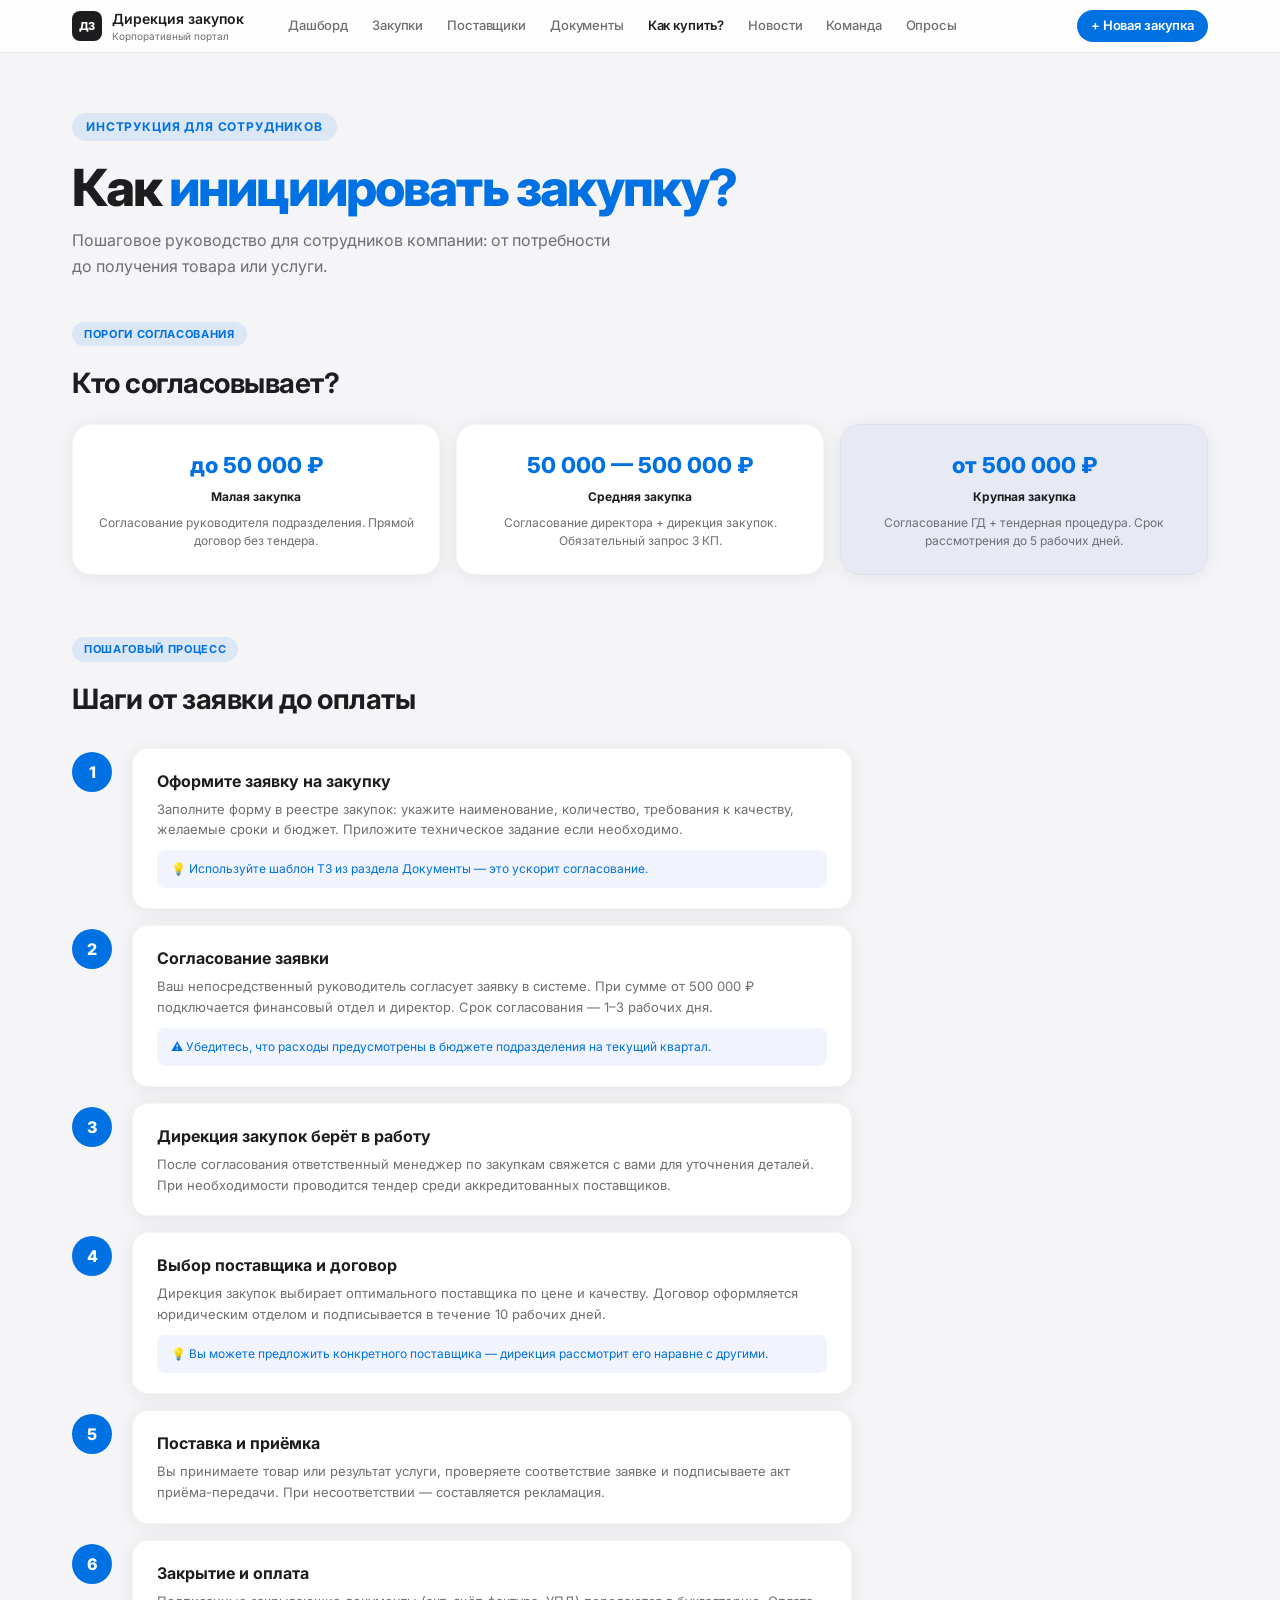
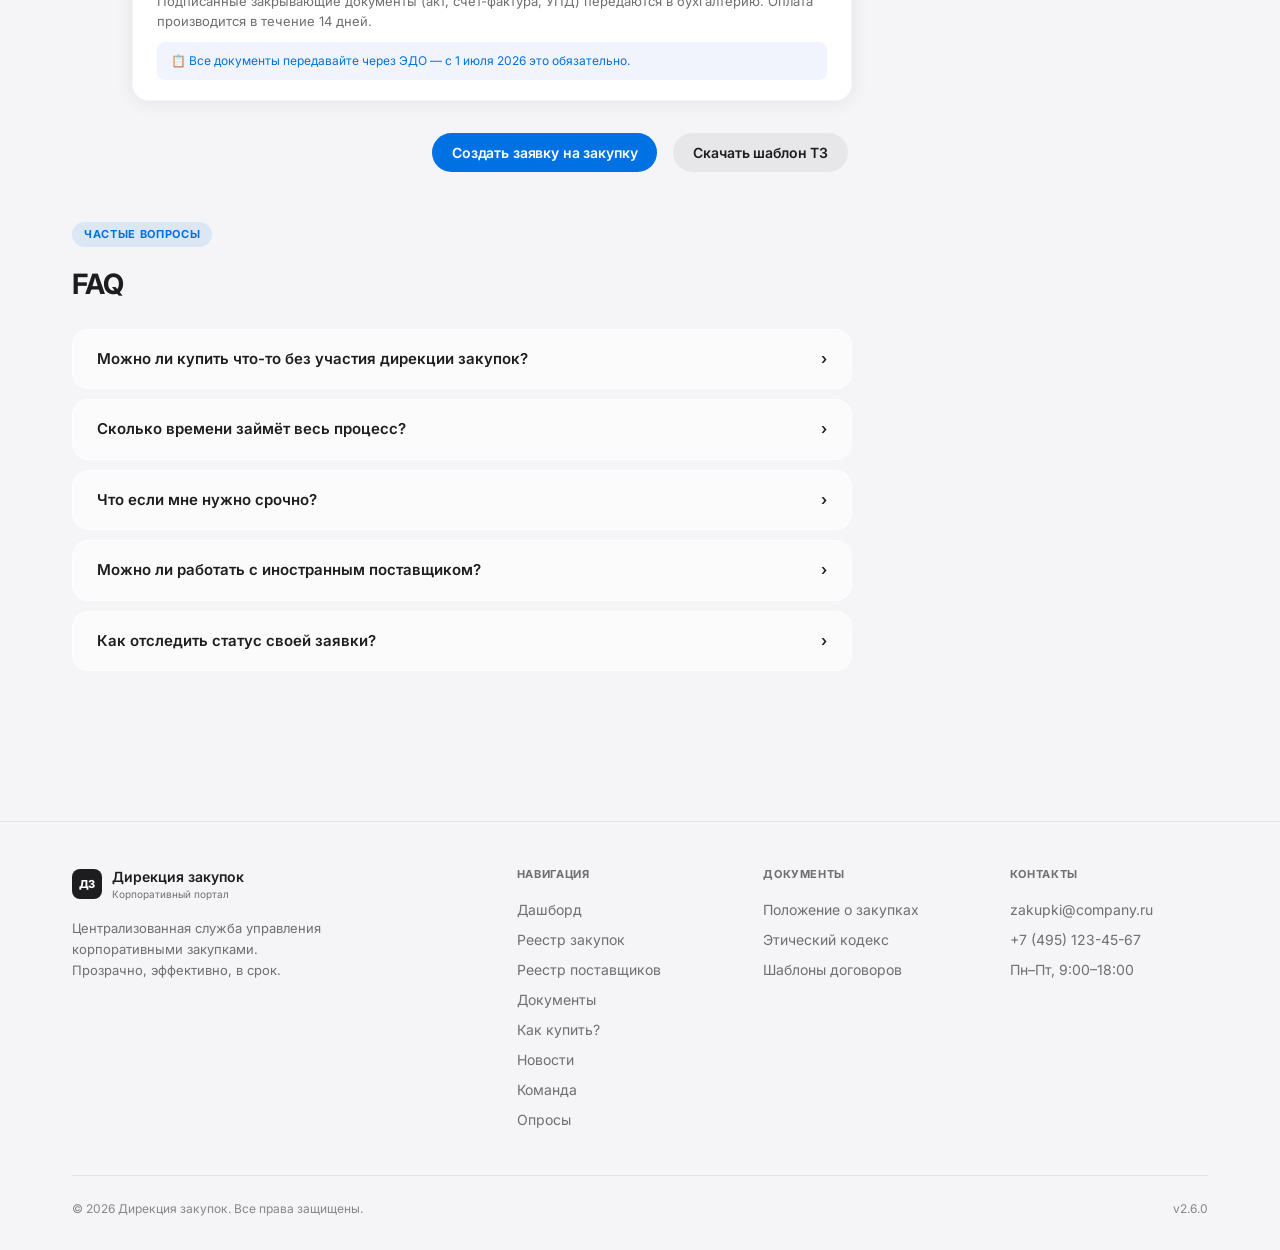
<file: howto.html>
<!DOCTYPE html>
<html lang="ru">
<head>
  <meta charset="UTF-8">
  <meta name="viewport" content="width=device-width, initial-scale=1.0">
  <title>Как купить? — Дирекция закупок</title>
  <link rel="preconnect" href="https://fonts.googleapis.com">
  <link rel="preconnect" href="https://fonts.gstatic.com" crossorigin>
  <link href="https://fonts.googleapis.com/css2?family=Inter:wght@300;400;500;600;700;800&family=JetBrains+Mono:wght@500;600&display=swap" rel="stylesheet">
  <link rel="stylesheet" href="style.css">
  <style>
    .steps-list{display:flex;flex-direction:column;gap:16px;max-width:780px}
    .step-item{display:flex;gap:20px;align-items:flex-start}
    .step-dot{width:40px;height:40px;border-radius:50%;background:var(--primary);color:white;display:flex;align-items:center;justify-content:center;font-size:16px;font-weight:800;flex-shrink:0;margin-top:4px}
    .step-body{flex:1;padding:20px 24px;border-radius:var(--r-lg)}
    .step-title{font-size:16px;font-weight:700;margin-bottom:6px}
    .step-text{font-size:13px;color:var(--muted);line-height:1.6}
    .step-tip{margin-top:10px;padding:10px 14px;background:rgba(74,110,224,0.08);border-radius:var(--r-sm);font-size:12px;color:var(--primary);display:flex;gap:8px;align-items:flex-start}
    .faq-item{border-radius:var(--r-lg);overflow:hidden;margin-bottom:10px}
    .faq-q{padding:18px 24px;font-size:15px;font-weight:600;cursor:pointer;display:flex;justify-content:space-between;align-items:center;gap:12px;background:rgba(255,255,255,0.55);border:1px solid rgba(255,255,255,0.78);border-radius:var(--r-lg);transition:background 0.15s}
    .faq-q:hover{background:rgba(255,255,255,0.78)}
    .faq-q.open{border-radius:var(--r-lg) var(--r-lg) 0 0;border-bottom:none}
    .faq-a{padding:16px 24px;font-size:13px;color:var(--muted);line-height:1.65;background:rgba(255,255,255,0.35);border:1px solid rgba(255,255,255,0.78);border-top:none;border-radius:0 0 var(--r-lg) var(--r-lg);display:none}
    .faq-a.open{display:block}
    .threshold-grid{display:grid;grid-template-columns:repeat(3,1fr);gap:16px;margin-bottom:40px}
    .thr-card{padding:24px;text-align:center}
    .thr-amount{font-size:22px;font-weight:800;color:var(--primary);margin-bottom:6px}
    .thr-label{font-size:12px;font-weight:700;color:var(--text);margin-bottom:8px}
    .thr-desc{font-size:12px;color:var(--muted);line-height:1.5}
    @media(max-width:700px){
      .threshold-grid{grid-template-columns:1fr}
      .step-item{flex-direction:column}
      .step-dot{width:32px;height:32px;font-size:14px}
      .faq-q{font-size:14px;padding:14px 16px}
    }
  </style>
</head>
<body>

<div id="nav-slot"></div>

<section style="padding:60px 0 40px">
  <div class="container">
    <div class="hero-tag">Инструкция для сотрудников</div>
    <h1 class="hero-title" style="font-size:clamp(34px,4vw,52px);margin-bottom:12px">
      Как <span>инициировать закупку?</span>
    </h1>
    <p style="font-size:16px;color:var(--muted);line-height:1.65;max-width:560px">
      Пошаговое руководство для сотрудников компании: от потребности до получения товара или услуги.
    </p>
  </div>
</section>

<!-- THRESHOLDS -->
<section style="padding:0 0 20px">
  <div class="container">
    <div class="section-tag" style="margin-bottom:16px">Пороги согласования</div>
    <h2 class="section-title" style="margin-bottom:20px">Кто согласовывает?</h2>
    <div class="threshold-grid">
      <div class="card thr-card card-hover">
        <div class="thr-amount">до 50 000 ₽</div>
        <div class="thr-label">Малая закупка</div>
        <div class="thr-desc">Согласование руководителя подразделения. Прямой договор без тендера.</div>
      </div>
      <div class="card thr-card card-hover">
        <div class="thr-amount">50 000 — 500 000 ₽</div>
        <div class="thr-label">Средняя закупка</div>
        <div class="thr-desc">Согласование директора + дирекция закупок. Обязательный запрос 3 КП.</div>
      </div>
      <div class="card thr-card card-hover" style="background:rgba(74,110,224,0.08)">
        <div class="thr-amount">от 500 000 ₽</div>
        <div class="thr-label">Крупная закупка</div>
        <div class="thr-desc">Согласование ГД + тендерная процедура. Срок рассмотрения до 5 рабочих дней.</div>
      </div>
    </div>
  </div>
</section>

<!-- STEPS -->
<section style="padding:0 0 48px">
  <div class="container">
    <div class="section-tag" style="margin-bottom:16px">Пошаговый процесс</div>
    <h2 class="section-title" style="margin-bottom:28px">Шаги от заявки до оплаты</h2>
    <div class="steps-list">
      <div class="step-item">
        <div class="step-dot">1</div>
        <div class="step-body card">
          <div class="step-title">Оформите заявку на закупку</div>
          <div class="step-text">Заполните форму в реестре закупок: укажите наименование, количество, требования к качеству, желаемые сроки и бюджет. Приложите техническое задание если необходимо.</div>
          <div class="step-tip">💡 Используйте шаблон ТЗ из раздела Документы — это ускорит согласование.</div>
        </div>
      </div>
      <div class="step-item">
        <div class="step-dot">2</div>
        <div class="step-body card">
          <div class="step-title">Согласование заявки</div>
          <div class="step-text">Ваш непосредственный руководитель согласует заявку в системе. При сумме от 500 000 ₽ подключается финансовый отдел и директор. Срок согласования — 1–3 рабочих дня.</div>
          <div class="step-tip">⚠️ Убедитесь, что расходы предусмотрены в бюджете подразделения на текущий квартал.</div>
        </div>
      </div>
      <div class="step-item">
        <div class="step-dot">3</div>
        <div class="step-body card">
          <div class="step-title">Дирекция закупок берёт в работу</div>
          <div class="step-text">После согласования ответственный менеджер по закупкам свяжется с вами для уточнения деталей. При необходимости проводится тендер среди аккредитованных поставщиков.</div>
        </div>
      </div>
      <div class="step-item">
        <div class="step-dot">4</div>
        <div class="step-body card">
          <div class="step-title">Выбор поставщика и договор</div>
          <div class="step-text">Дирекция закупок выбирает оптимального поставщика по цене и качеству. Договор оформляется юридическим отделом и подписывается в течение 10 рабочих дней.</div>
          <div class="step-tip">💡 Вы можете предложить конкретного поставщика — дирекция рассмотрит его наравне с другими.</div>
        </div>
      </div>
      <div class="step-item">
        <div class="step-dot">5</div>
        <div class="step-body card">
          <div class="step-title">Поставка и приёмка</div>
          <div class="step-text">Вы принимаете товар или результат услуги, проверяете соответствие заявке и подписываете акт приёма-передачи. При несоответствии — составляется рекламация.</div>
        </div>
      </div>
      <div class="step-item">
        <div class="step-dot">6</div>
        <div class="step-body card">
          <div class="step-title">Закрытие и оплата</div>
          <div class="step-text">Подписанные закрывающие документы (акт, счёт-фактура, УПД) передаются в бухгалтерию. Оплата производится в течение 14 дней.</div>
          <div class="step-tip">📋 Все документы передавайте через ЭДО — с 1 июля 2026 это обязательно.</div>
        </div>
      </div>
    </div>

    <div style="margin-top:32px;text-align:center">
      <a href="tenders.html" class="btn btn-primary" style="margin-right:12px">Создать заявку на закупку</a>
      <a href="docs.html" class="btn btn-ghost">Скачать шаблон ТЗ</a>
    </div>
  </div>
</section>

<!-- FAQ -->
<section style="padding:0 0 80px">
  <div class="container">
    <div class="section-tag" style="margin-bottom:16px">Частые вопросы</div>
    <h2 class="section-title" style="margin-bottom:24px">FAQ</h2>
    <div style="max-width:780px">
      <div class="faq-item">
        <div class="faq-q" onclick="toggleFaq(this)">Можно ли купить что-то без участия дирекции закупок? <span>›</span></div>
        <div class="faq-a">Да, для закупок до 5 000 ₽ сотрудник может приобрести товар самостоятельно и возместить расходы через авансовый отчёт с чеками. Свыше 5 000 ₽ — обязательное участие дирекции.</div>
      </div>
      <div class="faq-item">
        <div class="faq-q" onclick="toggleFaq(this)">Сколько времени займёт весь процесс? <span>›</span></div>
        <div class="faq-a">Малая закупка — 3–7 рабочих дней. Средняя (с запросом КП) — 10–15 дней. Тендер — 20–30 дней. Сроки зависят от сложности требований и скорости согласования.</div>
      </div>
      <div class="faq-item">
        <div class="faq-q" onclick="toggleFaq(this)">Что если мне нужно срочно? <span>›</span></div>
        <div class="faq-a">При срочности обратитесь напрямую к менеджеру дирекции с пометкой «Срочно». Критические закупки (угроза остановки производства) рассматриваются в приоритетном порядке в течение 1–2 дней.</div>
      </div>
      <div class="faq-item">
        <div class="faq-q" onclick="toggleFaq(this)">Можно ли работать с иностранным поставщиком? <span>›</span></div>
        <div class="faq-a">Да, но потребуется дополнительное согласование с юридическим и финансовым отделом. Учтите валютный контроль и более длительные сроки поставки.</div>
      </div>
      <div class="faq-item">
        <div class="faq-q" onclick="toggleFaq(this)">Как отследить статус своей заявки? <span>›</span></div>
        <div class="faq-a">В разделе «Реестр закупок» найдите свою заявку — там отображается текущий статус и ответственный менеджер. При изменении статуса вы получите уведомление на корпоративную почту.</div>
      </div>
    </div>
  </div>
</section>

<div id="footer-slot"></div>

<script src="app.js"></script>
<script>
document.getElementById('nav-slot').innerHTML   = navHTML('howto.html');
document.getElementById('footer-slot').innerHTML = footerHTML();

function toggleFaq(el) {
  const ans = el.nextElementSibling;
  const isOpen = ans.classList.contains('open');
  document.querySelectorAll('.faq-q').forEach(q => { q.classList.remove('open'); q.querySelector('span').textContent = '›'; });
  document.querySelectorAll('.faq-a').forEach(a => a.classList.remove('open'));
  if (!isOpen) {
    el.classList.add('open');
    el.querySelector('span').textContent = '‹';
    ans.classList.add('open');
  }
}
</script>
</body>
</html>
</file>
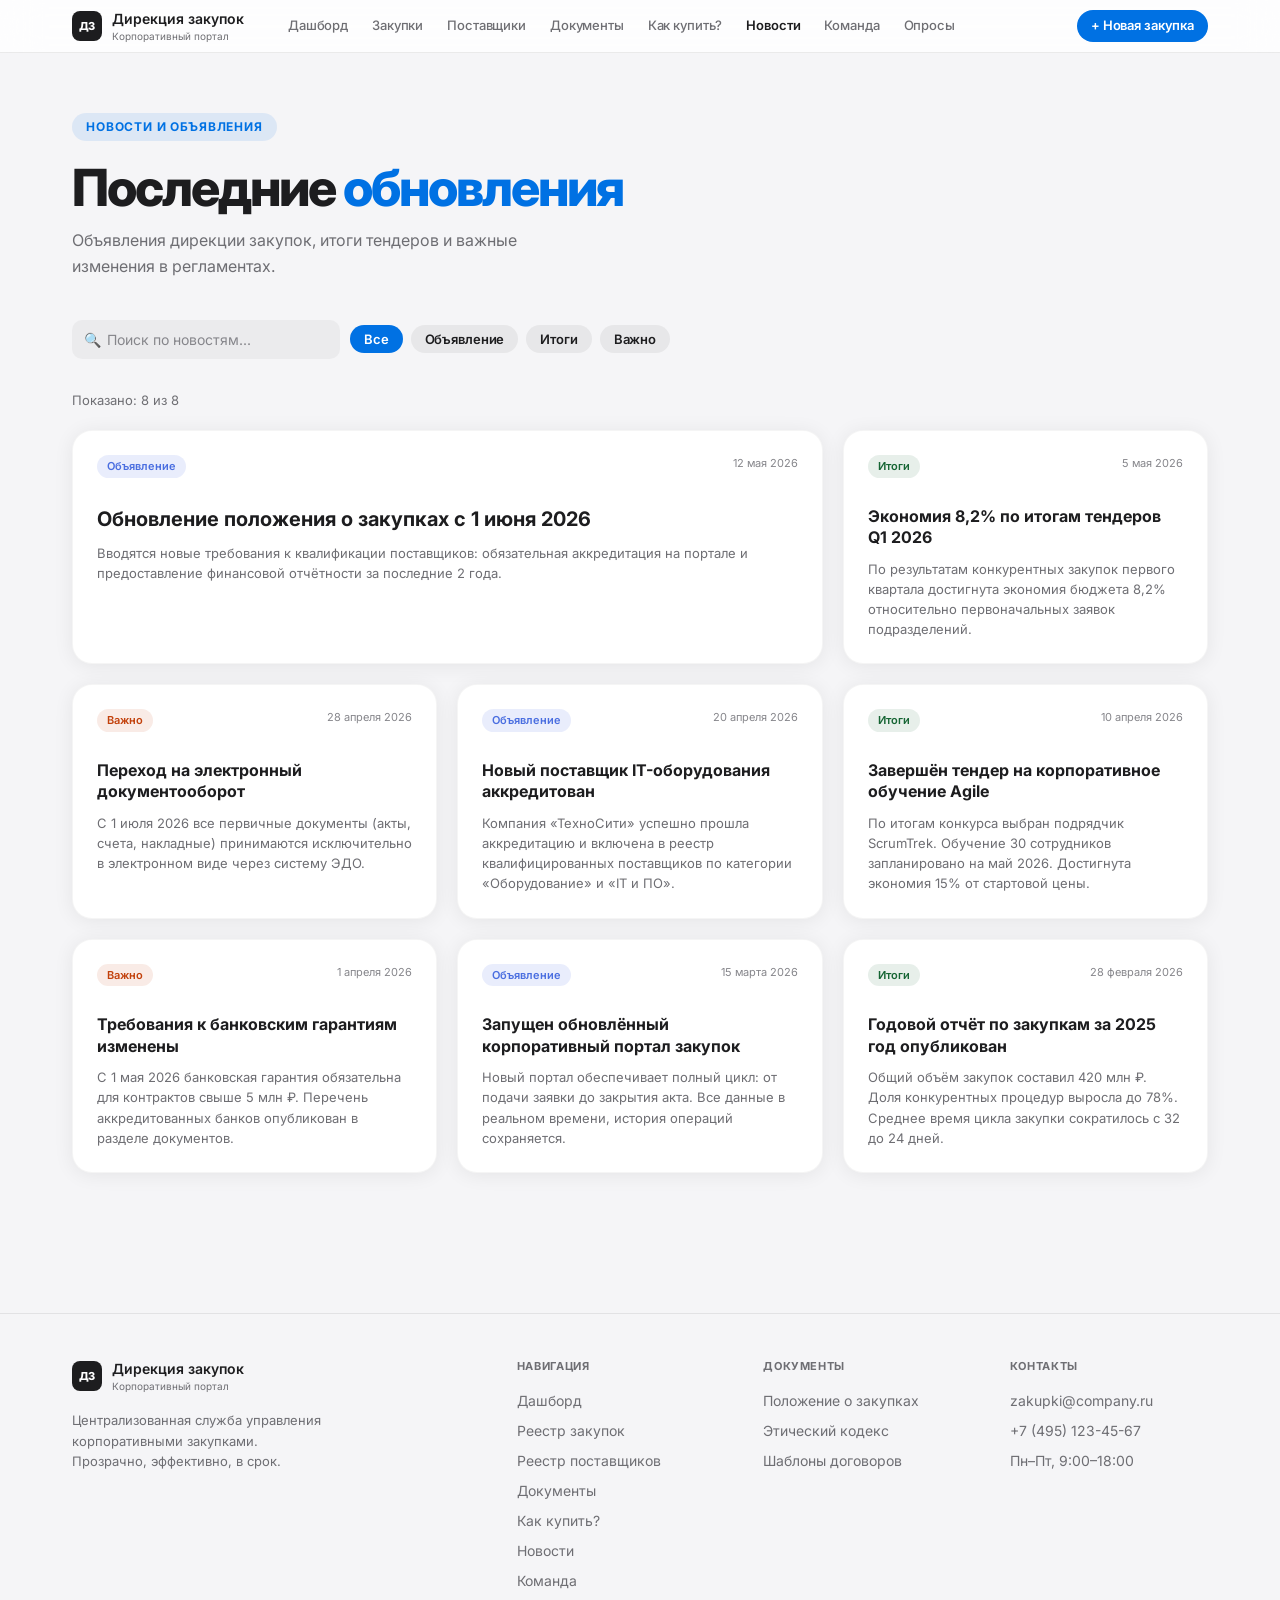
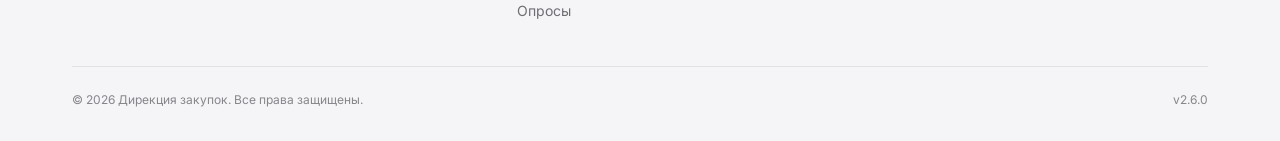
<file: news.html>
<!DOCTYPE html>
<html lang="ru">
<head>
  <meta charset="UTF-8">
  <meta name="viewport" content="width=device-width, initial-scale=1.0">
  <title>Новости — Дирекция закупок</title>
  <link rel="preconnect" href="https://fonts.googleapis.com">
  <link rel="preconnect" href="https://fonts.gstatic.com" crossorigin>
  <link href="https://fonts.googleapis.com/css2?family=Inter:wght@300;400;500;600;700;800&family=JetBrains+Mono:wght@500;600&display=swap" rel="stylesheet">
  <link rel="stylesheet" href="style.css">
</head>
<body>

<div id="nav-slot"></div>

<!-- HERO -->
<section style="padding:60px 0 40px">
  <div class="container">
    <div class="hero-tag">Новости и объявления</div>
    <h1 class="hero-title" style="font-size:clamp(34px,4vw,52px);margin-bottom:12px">
      Последние <span>обновления</span>
    </h1>
    <p style="font-size:16px;color:var(--muted);line-height:1.65;max-width:520px">
      Объявления дирекции закупок, итоги тендеров и важные изменения в регламентах.
    </p>
  </div>
</section>

<!-- FILTERS + SEARCH -->
<section style="padding:0 0 32px">
  <div class="container">
    <div style="display:flex;gap:10px;flex-wrap:wrap;align-items:center">
      <div class="search-wrap">
        <span class="search-icon">🔍</span>
        <input class="input" id="searchInput" placeholder="Поиск по новостям..." style="min-width:260px" oninput="render()">
      </div>
      <div id="tagFilters" style="display:flex;gap:8px;flex-wrap:wrap"></div>
    </div>
  </div>
</section>

<!-- NEWS GRID -->
<section style="padding:0 0 80px">
  <div class="container">
    <div id="newsCount" style="font-size:13px;color:var(--muted);margin-bottom:20px"></div>
    <div id="newsGrid" class="news-grid"></div>
    <div id="emptyState" class="empty-state hidden">
      <div class="empty-icon">📭</div>
      <div class="empty-title">Ничего не найдено</div>
      <div style="font-size:13px;color:var(--subtle);margin-top:6px">Попробуйте изменить поисковый запрос или фильтр</div>
    </div>
  </div>
</section>

<div id="footer-slot"></div>

<script src="app.js"></script>
<script>
document.getElementById('nav-slot').innerHTML   = navHTML('news.html');
document.getElementById('footer-slot').innerHTML = footerHTML();

const TAGS = ['Все', ...new Set(NEWS.map(n => n.tag))];
let activeTag = 'Все';

// Build tag filter buttons
const tagFilters = document.getElementById('tagFilters');
TAGS.forEach(tag => {
  const btn = document.createElement('button');
  btn.className = 'btn btn-ghost btn-sm';
  btn.textContent = tag;
  btn.dataset.tag = tag;
  btn.addEventListener('click', () => {
    activeTag = tag;
    document.querySelectorAll('#tagFilters button').forEach(b => {
      b.style.background = b.dataset.tag === activeTag ? 'var(--primary)' : '';
      b.style.color      = b.dataset.tag === activeTag ? 'white' : '';
      b.style.border     = b.dataset.tag === activeTag ? 'none' : '';
    });
    render();
  });
  if (tag === 'Все') {
    btn.style.background = 'var(--primary)';
    btn.style.color = 'white';
    btn.style.border = 'none';
  }
  tagFilters.appendChild(btn);
});

function render() {
  const query = document.getElementById('searchInput').value.toLowerCase().trim();
  const filtered = NEWS.filter(n => {
    const matchTag  = activeTag === 'Все' || n.tag === activeTag;
    const matchText = !query || n.title.toLowerCase().includes(query) || n.body.toLowerCase().includes(query);
    return matchTag && matchText;
  });

  const grid  = document.getElementById('newsGrid');
  const empty = document.getElementById('emptyState');
  const count = document.getElementById('newsCount');

  if (filtered.length === 0) {
    grid.innerHTML = '';
    grid.classList.add('hidden');
    empty.classList.remove('hidden');
    count.textContent = '';
    return;
  }

  grid.classList.remove('hidden');
  empty.classList.add('hidden');
  count.textContent = `Показано: ${filtered.length} из ${NEWS.length}`;

  grid.innerHTML = filtered.map((n, i) => `
    <div class="news-card card card-hover" style="${i === 0 && activeTag === 'Все' && !query ? 'grid-column:span 2' : ''}">
      <div style="display:flex;justify-content:space-between;align-items:flex-start;margin-bottom:14px;gap:8px">
        <div class="news-type" style="background:${n.tagColor};color:${n.tagText}">${n.tag}</div>
        <div class="news-date" style="margin-top:0;flex-shrink:0">${n.date}</div>
      </div>
      <div class="news-title" style="${i === 0 && activeTag === 'Все' && !query ? 'font-size:20px' : ''}">${n.title}</div>
      <div class="news-body">${n.body}</div>
    </div>`).join('');
}

render();
</script>
</body>
</html>
</file>
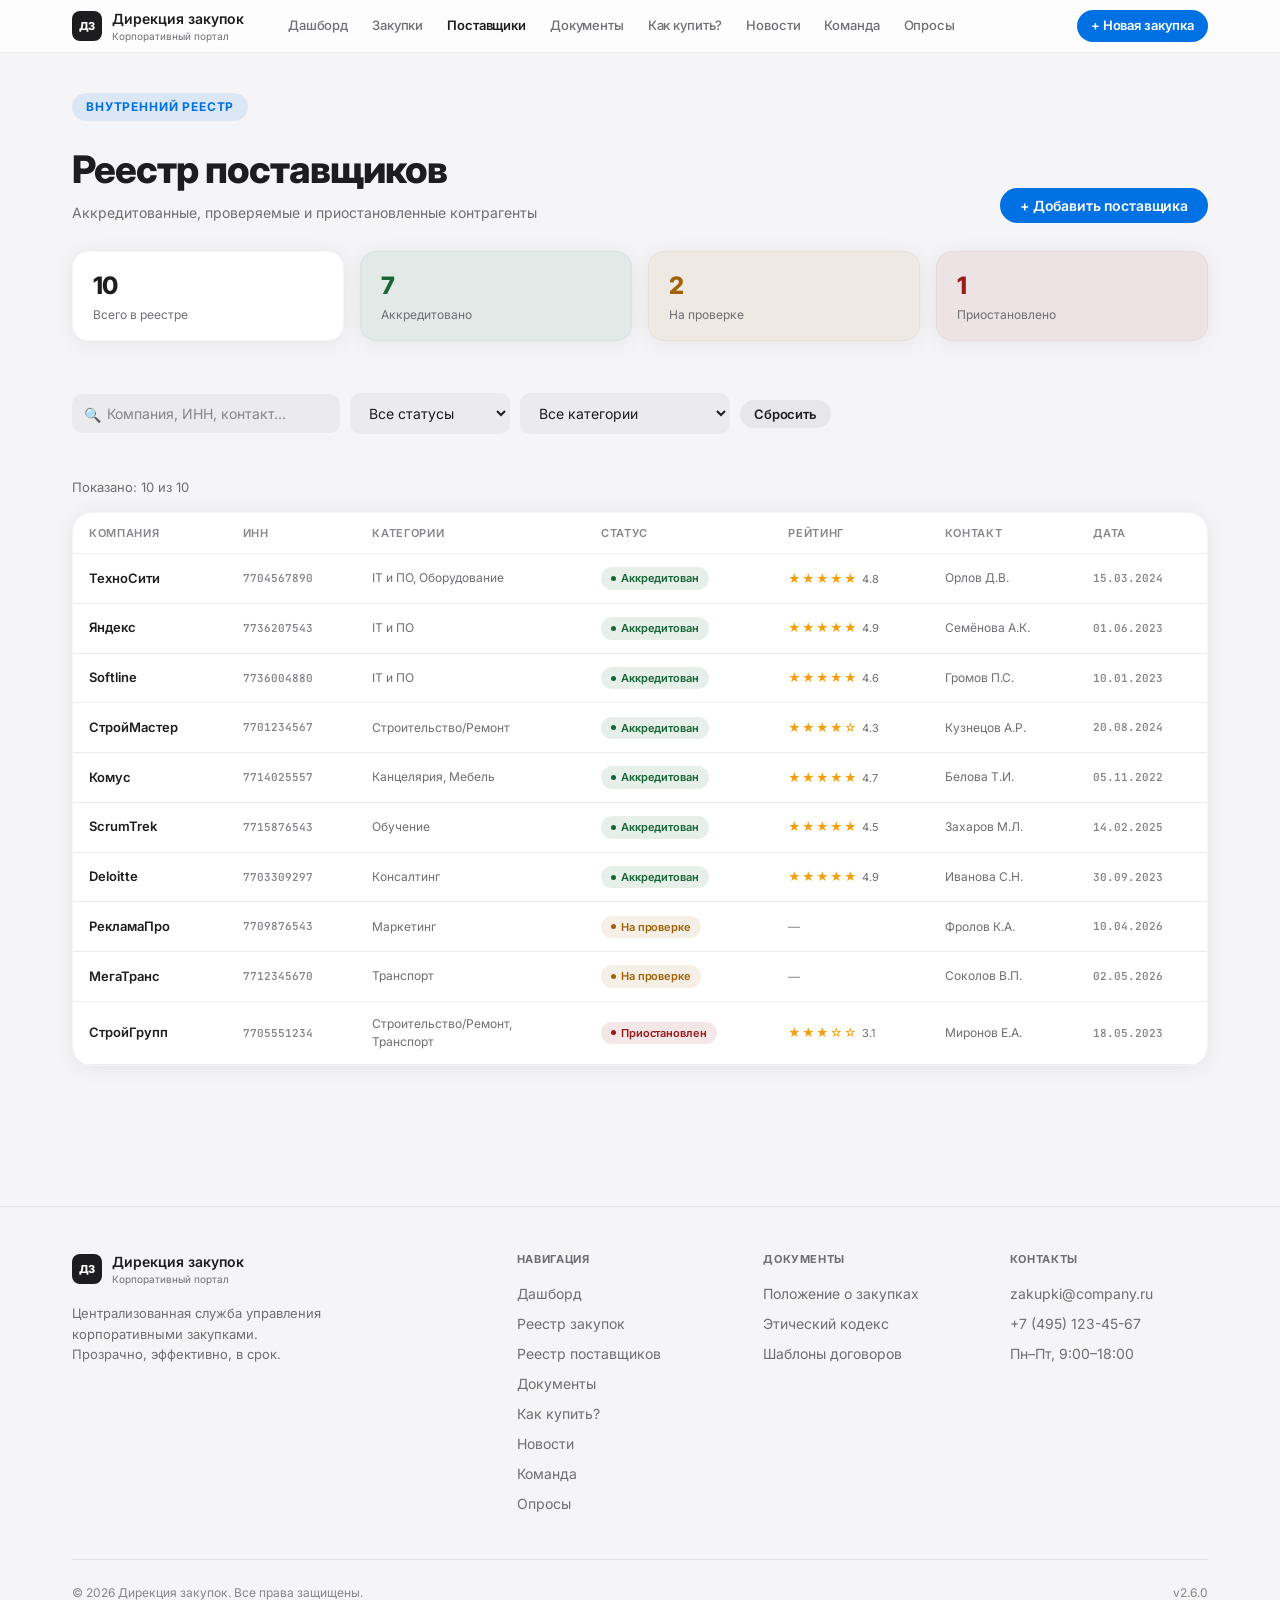
<file: suppliers.html>
<!DOCTYPE html>
<html lang="ru">
<head>
  <meta charset="UTF-8">
  <meta name="viewport" content="width=device-width, initial-scale=1.0">
  <title>Реестр поставщиков — Дирекция закупок</title>
  <link rel="preconnect" href="https://fonts.googleapis.com">
  <link rel="preconnect" href="https://fonts.gstatic.com" crossorigin>
  <link href="https://fonts.googleapis.com/css2?family=Inter:wght@300;400;500;600;700;800&family=JetBrains+Mono:wght@500;600&display=swap" rel="stylesheet">
  <link rel="stylesheet" href="style.css">
  <style>
    .stars{color:#f59e0b;font-size:12px;letter-spacing:1px}
    .sup-detail{padding:0;max-height:0;overflow:hidden;transition:max-height 0.25s ease,padding 0.2s}
    .sup-detail.open{max-height:300px;padding:16px 20px}
    .detail-row{border-top:1px solid rgba(255,255,255,0.5)}
    @media(max-width:700px){
      .sup-det-grid{grid-template-columns:1fr 1fr!important}
      thead th:nth-child(3),tbody td:nth-child(3),
      thead th:nth-child(5),tbody td:nth-child(5),
      thead th:nth-child(6),tbody td:nth-child(6){display:none}
    }
    @media(max-width:480px){
      .sup-det-grid{grid-template-columns:1fr!important}
    }
  </style>
</head>
<body>

<div id="nav-slot"></div>

<section style="padding:40px 0 28px">
  <div class="container">
    <div style="display:flex;align-items:flex-end;justify-content:space-between;flex-wrap:wrap;gap:16px">
      <div>
        <div class="hero-tag">Внутренний реестр</div>
        <h1 style="font-size:clamp(26px,3vw,38px);font-weight:800;letter-spacing:-1px;margin-bottom:4px">Реестр поставщиков</h1>
        <p style="font-size:14px;color:var(--muted)">Аккредитованные, проверяемые и приостановленные контрагенты</p>
      </div>
      <button class="btn btn-primary" onclick="showAddModal()">+ Добавить поставщика</button>
    </div>
  </div>
</section>

<!-- STATS -->
<section style="padding:0 0 24px">
  <div class="container">
    <div class="summary-row" id="supStats"></div>
  </div>
</section>

<!-- FILTERS -->
<section style="padding:0 0 20px">
  <div class="container">
    <div class="filters">
      <div class="search-wrap">
        <span class="search-icon">🔍</span>
        <input class="input" id="supSearch" placeholder="Компания, ИНН, контакт..." oninput="render()">
      </div>
      <select class="input" id="supStatus" onchange="render()" style="min-width:160px">
        <option value="">Все статусы</option>
        <option value="accredited">Аккредитован</option>
        <option value="pending">На проверке</option>
        <option value="suspended">Приостановлен</option>
      </select>
      <select class="input" id="supCat" onchange="render()" style="min-width:180px">
        <option value="">Все категории</option>
      </select>
      <button class="btn btn-ghost btn-sm" onclick="resetFilters()">Сбросить</button>
    </div>
  </div>
</section>

<!-- TABLE -->
<section style="padding:0 0 80px">
  <div class="container">
    <div id="supCount" style="font-size:13px;color:var(--muted);margin-bottom:14px"></div>
    <div class="card" style="overflow:hidden">
      <div class="table-wrap">
        <table id="supTable">
          <thead>
            <tr>
              <th>Компания</th>
              <th>ИНН</th>
              <th>Категории</th>
              <th>Статус</th>
              <th>Рейтинг</th>
              <th>Контакт</th>
              <th>Дата</th>
            </tr>
          </thead>
          <tbody id="supBody"></tbody>
        </table>
      </div>
    </div>
    <div id="supEmpty" class="empty-state hidden">
      <div class="empty-icon">🏢</div>
      <div class="empty-title">Поставщики не найдены</div>
      <div style="font-size:13px;color:var(--subtle);margin-top:6px">Измените фильтры или поисковый запрос</div>
    </div>
  </div>
</section>

<!-- ADD MODAL -->
<div id="addOverlay" class="overlay hidden" onclick="if(event.target===this)closeModal()">
  <div class="modal" style="max-width:520px">
    <div class="modal-header">
      <div><div class="modal-title">Новый поставщик</div><div class="modal-num">Заявка на аккредитацию</div></div>
      <button class="btn-icon" onclick="closeModal()">✕</button>
    </div>
    <div class="modal-body">
      <div class="form-row">
        <div class="form-group">
          <label class="form-label">Название компании *</label>
          <input class="input" id="nName" placeholder="ООО «Пример»">
        </div>
        <div class="form-group">
          <label class="form-label">ИНН *</label>
          <input class="input mono" id="nInn" placeholder="7700000000">
        </div>
      </div>
      <div class="form-row">
        <div class="form-group">
          <label class="form-label">Контактное лицо *</label>
          <input class="input" id="nContact" placeholder="Иванов И.И.">
        </div>
        <div class="form-group">
          <label class="form-label">Телефон</label>
          <input class="input" id="nPhone" placeholder="+7 (495) 000-00-00">
        </div>
      </div>
      <div class="form-group">
        <label class="form-label">Email</label>
        <input class="input" type="email" id="nEmail" placeholder="info@company.ru">
      </div>
      <div class="form-group">
        <label class="form-label">Категории поставок</label>
        <div id="nCats" style="display:flex;flex-wrap:wrap;gap:6px;margin-top:6px"></div>
      </div>
    </div>
    <div class="modal-footer">
      <button class="btn btn-ghost" onclick="closeModal()">Отмена</button>
      <button class="btn btn-primary" onclick="addSupplier()">Добавить →</button>
    </div>
  </div>
</div>

<div id="footer-slot"></div>

<script src="app.js"></script>
<script>
document.getElementById('nav-slot').innerHTML   = navHTML('suppliers.html');
document.getElementById('footer-slot').innerHTML = footerHTML();

// Populate category filter
const allCats = [...new Set(SUPPLIERS.flatMap(s => s.cats))].sort();
const catSelect = document.getElementById('supCat');
allCats.forEach(c => { const o = document.createElement('option'); o.value = c; o.textContent = c; catSelect.appendChild(o); });

// Stats
function renderStats() {
  const acc  = SUPPLIERS.filter(s => s.status === 'accredited').length;
  const pend = SUPPLIERS.filter(s => s.status === 'pending').length;
  const susp = SUPPLIERS.filter(s => s.status === 'suspended').length;
  document.getElementById('supStats').innerHTML = `
    <div class="summary-card card"><div class="summary-val">${SUPPLIERS.length}</div><div class="summary-lbl">Всего в реестре</div></div>
    <div class="summary-card card" style="background:rgba(22,101,52,0.08)"><div class="summary-val" style="color:#166534">${acc}</div><div class="summary-lbl">Аккредитовано</div></div>
    <div class="summary-card card" style="background:rgba(161,98,7,0.08)"><div class="summary-val" style="color:#a16207">${pend}</div><div class="summary-lbl">На проверке</div></div>
    <div class="summary-card card" style="background:rgba(153,27,27,0.08)"><div class="summary-val" style="color:#991b1b">${susp}</div><div class="summary-lbl">Приостановлено</div></div>`;
}
renderStats();

function stars(r) {
  if (!r) return '<span style="color:var(--subtle);font-size:12px">—</span>';
  const full = Math.round(r);
  return `<span class="stars">${'★'.repeat(full)}${'☆'.repeat(5-full)}</span> <span style="font-size:11px;color:var(--muted)">${r}</span>`;
}

let expandedId = null;

function render() {
  const q    = document.getElementById('supSearch').value.toLowerCase().trim();
  const st   = document.getElementById('supStatus').value;
  const cat  = document.getElementById('supCat').value;

  const filtered = SUPPLIERS.filter(s => {
    const matchQ  = !q || s.name.toLowerCase().includes(q) || s.inn.includes(q) || s.contact.toLowerCase().includes(q);
    const matchSt = !st  || s.status === st;
    const matchCt = !cat || s.cats.includes(cat);
    return matchQ && matchSt && matchCt;
  });

  const body  = document.getElementById('supBody');
  const empty = document.getElementById('supEmpty');
  const count = document.getElementById('supCount');
  const table = document.getElementById('supTable');

  if (filtered.length === 0) {
    table.style.display = 'none';
    empty.classList.remove('hidden');
    count.textContent = '';
    return;
  }
  table.style.display = '';
  empty.classList.add('hidden');
  count.textContent = `Показано: ${filtered.length} из ${SUPPLIERS.length}`;

  const st_cfg = SUPPLIER_STATUSES;
  body.innerHTML = filtered.map(s => {
    const cfg = st_cfg[s.status];
    const isOpen = expandedId === s.id;
    return `
      <tr onclick="toggleRow('${s.id}')" style="cursor:pointer">
        <td style="font-weight:600;font-size:13px">${esc(s.name)}</td>
        <td class="td-num">${esc(s.inn)}</td>
        <td style="font-size:12px;color:var(--muted);max-width:180px">${s.cats.join(', ')}</td>
        <td><span class="badge" style="background:${cfg.bg};color:${cfg.color}">${cfg.label}</span></td>
        <td>${stars(s.rating)}</td>
        <td class="td-resp">${esc(s.contact)}</td>
        <td class="td-num">${fmtDate(s.since)}</td>
      </tr>
      <tr class="detail-row ${isOpen?'':'hidden'}" id="det-${s.id}">
        <td colspan="7" style="padding:0">
          <div class="sup-det-grid" style="padding:16px 20px;display:grid;grid-template-columns:repeat(3,1fr);gap:16px;background:rgba(255,255,255,0.3)">
            <div><div class="detail-label">Телефон</div><div class="detail-value"><a href="tel:${esc(s.phone)}" style="color:var(--primary);text-decoration:none">${esc(s.phone)}</a></div></div>
            <div><div class="detail-label">Email</div><div class="detail-value"><a href="mailto:${esc(s.email)}" style="color:var(--primary);text-decoration:none">${esc(s.email)}</a></div></div>
            <div><div class="detail-label">Дата аккредитации</div><div class="detail-value">${fmtDate(s.since)}</div></div>
            <div style="grid-column:span 3;display:flex;gap:10px">
              ${s.status==='pending' ? `<button class="btn btn-sm" style="background:rgba(22,101,52,0.1);color:#166534" onclick="changeStatus(event,'${s.id}','accredited')">✓ Аккредитовать</button><button class="btn btn-sm btn-danger" onclick="changeStatus(event,'${s.id}','suspended')">✕ Отклонить</button>` : ''}
              ${s.status==='accredited' ? `<button class="btn btn-sm btn-danger" onclick="changeStatus(event,'${s.id}','suspended')">Приостановить</button>` : ''}
              ${s.status==='suspended' ? `<button class="btn btn-sm" style="background:rgba(22,101,52,0.1);color:#166534" onclick="changeStatus(event,'${s.id}','accredited')">Восстановить</button>` : ''}
            </div>
          </div>
        </td>
      </tr>`;
  }).join('');
}

function toggleRow(id) {
  expandedId = expandedId === id ? null : id;
  render();
}

function changeStatus(e, id, newStatus) {
  e.stopPropagation();
  const s = SUPPLIERS.find(s => s.id === id);
  if (s) { s.status = newStatus; s.since = s.since || new Date().toISOString().split('T')[0]; }
  renderStats();
  render();
}

function resetFilters() {
  document.getElementById('supSearch').value = '';
  document.getElementById('supStatus').value = '';
  document.getElementById('supCat').value = '';
  render();
}

// Add supplier modal
function showAddModal() {
  document.getElementById('addOverlay').classList.remove('hidden');
  const wrap = document.getElementById('nCats');
  wrap.innerHTML = '';
  CATEGORIES.forEach(c => {
    const lbl = document.createElement('label');
    lbl.style.cssText = 'display:inline-flex;align-items:center;gap:5px;font-size:12px;cursor:pointer;padding:4px 10px;border-radius:16px;background:rgba(255,255,255,0.55);border:1px solid rgba(255,255,255,0.8)';
    lbl.innerHTML = `<input type="checkbox" name="ncat" value="${esc(c)}" style="accent-color:#4a6ee0"> ${esc(c)}`;
    wrap.appendChild(lbl);
  });
}

function closeModal() { document.getElementById('addOverlay').classList.add('hidden'); }

function addSupplier() {
  const name = document.getElementById('nName').value.trim();
  const inn  = document.getElementById('nInn').value.trim();
  const contact = document.getElementById('nContact').value.trim();
  if (!name || !inn || !contact) { alert('Заполните обязательные поля'); return; }
  if (!/^\d{10}(\d{2})?$/.test(inn)) { alert('ИНН должен содержать 10 или 12 цифр'); return; }
  const cats = [...document.querySelectorAll('#nCats input:checked')].map(i => i.value);
  const newId = 'S' + String(SUPPLIERS.length + 1).padStart(2,'0');
  SUPPLIERS.push({
    id: newId,
    name, inn, cats,
    contact,
    phone: document.getElementById('nPhone').value.trim() || '—',
    email: document.getElementById('nEmail').value.trim() || '—',
    status: 'pending',
    since: new Date().toISOString().split('T')[0],
    rating: null,
  });
  closeModal();
  renderStats();
  render();
}

render();
</script>
</body>
</html>
</file>
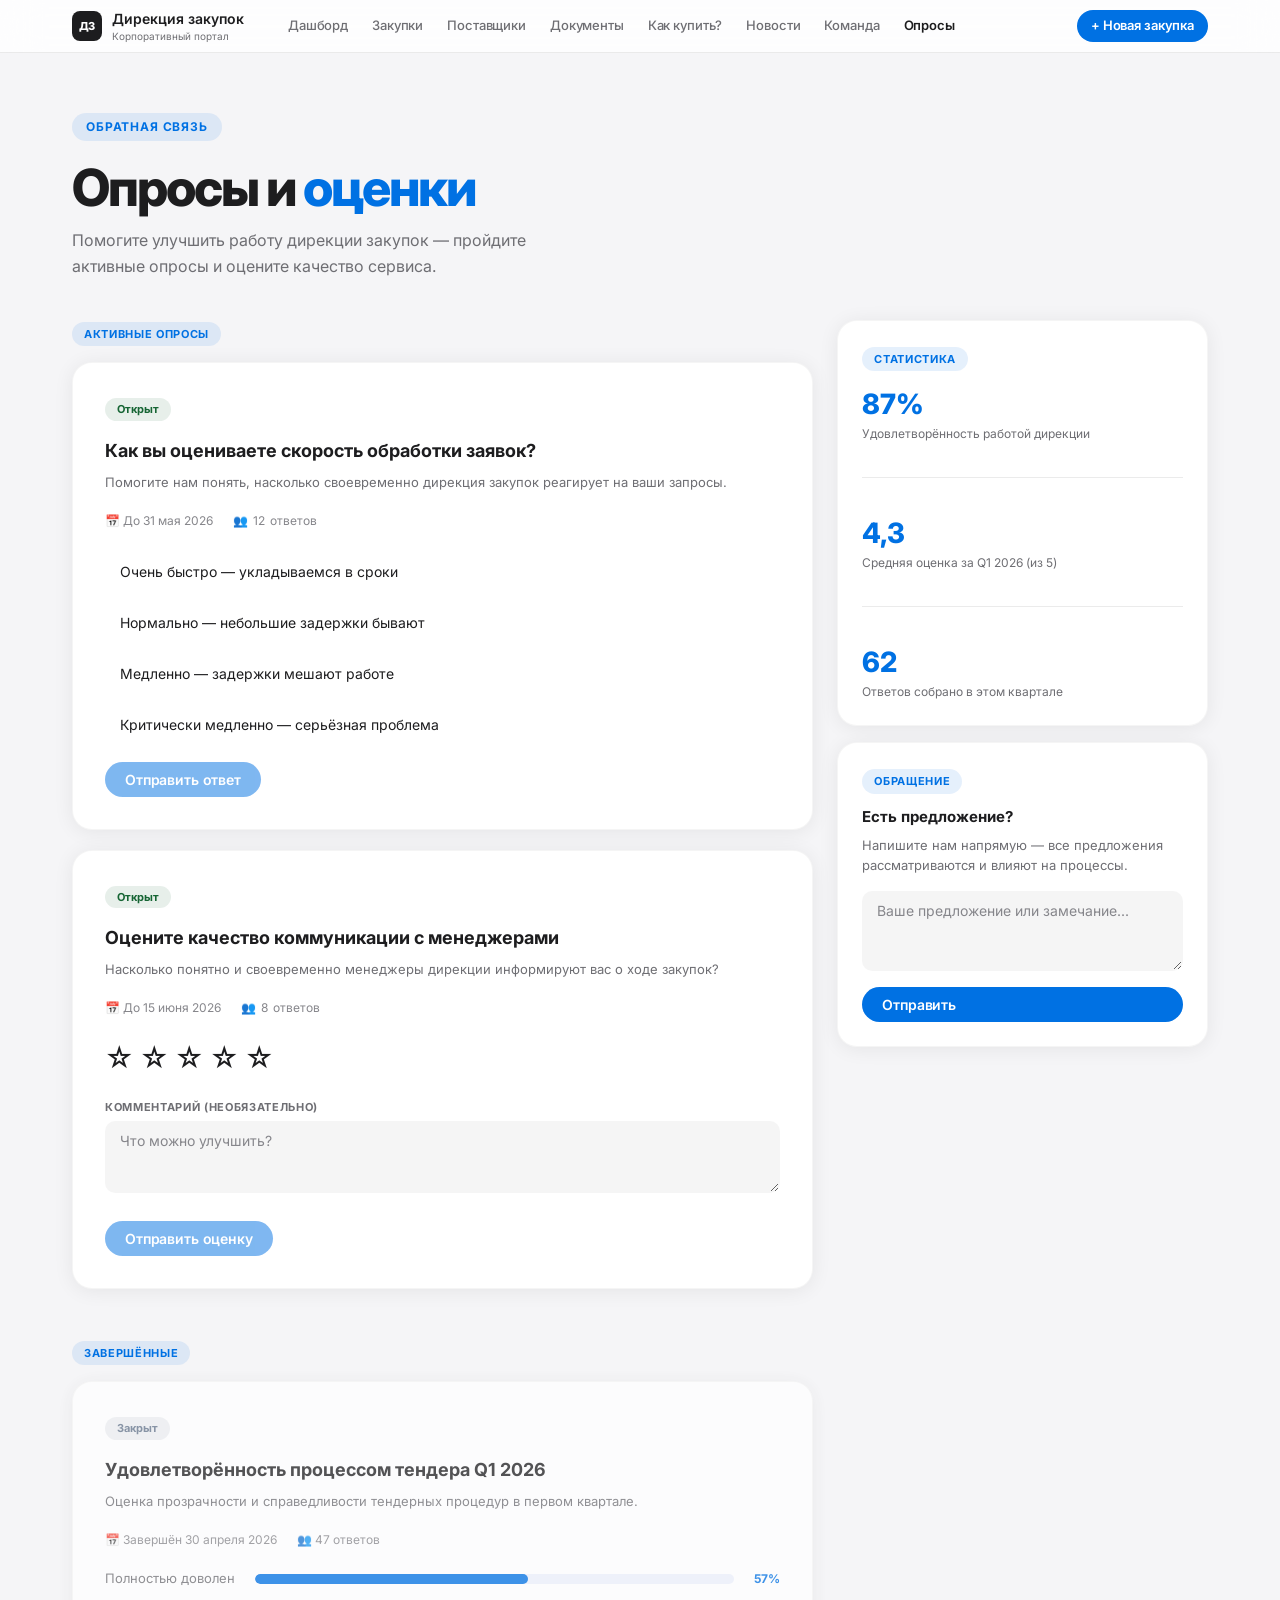
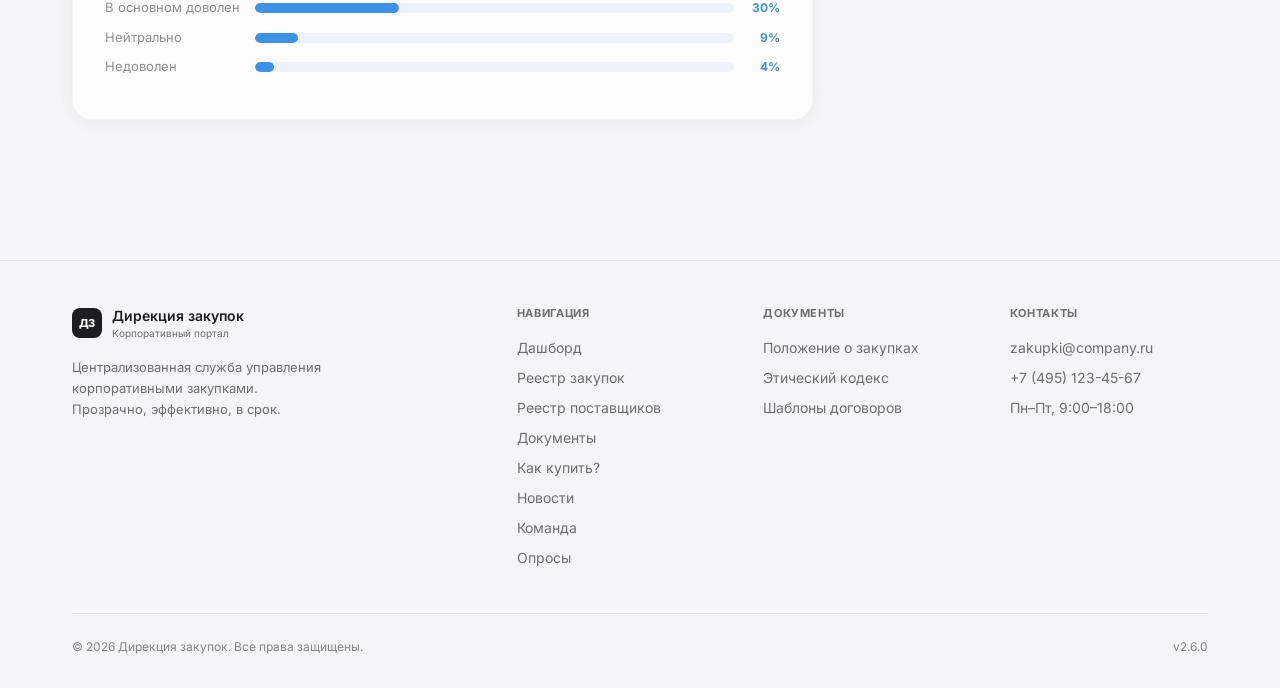
<file: survey.html>
<!DOCTYPE html>
<html lang="ru">
<head>
  <meta charset="UTF-8">
  <meta name="viewport" content="width=device-width, initial-scale=1.0">
  <title>Опросы — Дирекция закупок</title>
  <link rel="preconnect" href="https://fonts.googleapis.com">
  <link rel="preconnect" href="https://fonts.gstatic.com" crossorigin>
  <link href="https://fonts.googleapis.com/css2?family=Inter:wght@300;400;500;600;700;800&family=JetBrains+Mono:wght@500;600&display=swap" rel="stylesheet">
  <link rel="stylesheet" href="style.css">
  <style>
    .survey-card{padding:32px}
    .survey-status{display:inline-flex;padding:3px 12px;border-radius:20px;font-size:11px;font-weight:700;margin-bottom:16px}
    .survey-status-active{background:rgba(22,101,52,0.1);color:#166534}
    .survey-status-done{background:rgba(100,116,139,0.12);color:#64748b}
    .survey-title{font-size:18px;font-weight:700;margin-bottom:8px}
    .survey-desc{font-size:13px;color:var(--muted);line-height:1.55;margin-bottom:20px}
    .survey-meta{display:flex;gap:20px;font-size:12px;color:var(--subtle);margin-bottom:20px;flex-wrap:wrap}
    .survey-meta span{display:flex;align-items:center;gap:5px}
    .progress-bar{height:6px;background:rgba(74,110,224,0.12);border-radius:3px;overflow:hidden;margin-bottom:6px}
    .progress-fill{height:100%;background:var(--primary);border-radius:3px;transition:width 0.6s}
    .progress-label{font-size:11px;color:var(--subtle)}
    .radio-option{display:flex;align-items:center;gap:10px;padding:10px 14px;border-radius:var(--r-sm);background:rgba(255,255,255,0.55);border:1px solid rgba(255,255,255,0.78);cursor:pointer;transition:all 0.15s;margin-bottom:8px;font-size:14px}
    .radio-option:hover{background:rgba(255,255,255,0.78)}
    .radio-option.selected{background:rgba(74,110,224,0.1);border-color:rgba(74,110,224,0.35);color:var(--primary);font-weight:600}
    .star-rating{display:flex;gap:6px;margin-bottom:20px}
    .star{font-size:28px;cursor:pointer;transition:transform 0.1s;user-select:none}
    .star:hover,.star.active{transform:scale(1.15)}
    .result-bar{display:flex;align-items:center;gap:10px;margin-bottom:10px}
    .result-label{font-size:13px;min-width:140px;color:var(--muted)}
    .result-track{flex:1;height:10px;background:rgba(74,110,224,0.1);border-radius:5px;overflow:hidden}
    .result-fill{height:100%;background:var(--primary);border-radius:5px}
    .result-pct{font-size:12px;font-weight:700;color:var(--primary);min-width:36px;text-align:right}
    @media(max-width:700px){.survey-layout{grid-template-columns:1fr!important}.survey-sticky{position:static!important}}
  </style>
</head>
<body>

<div id="nav-slot"></div>

<section style="padding:60px 0 40px">
  <div class="container">
    <div class="hero-tag">Обратная связь</div>
    <h1 class="hero-title" style="font-size:clamp(34px,4vw,52px);margin-bottom:12px">
      Опросы и <span>оценки</span>
    </h1>
    <p style="font-size:16px;color:var(--muted);line-height:1.65;max-width:520px">
      Помогите улучшить работу дирекции закупок — пройдите активные опросы и оцените качество сервиса.
    </p>
  </div>
</section>

<section style="padding:0 0 80px">
  <div class="container">
    <div class="survey-layout" style="display:grid;grid-template-columns:2fr 1fr;gap:24px;align-items:start">

      <!-- LEFT: active surveys -->
      <div>
        <div class="section-tag" style="margin-bottom:16px">Активные опросы</div>

        <!-- Survey 1: radio -->
        <div class="card survey-card card-hover" style="margin-bottom:20px" id="s1">
          <div class="survey-status survey-status-active">Открыт</div>
          <div class="survey-title">Как вы оцениваете скорость обработки заявок?</div>
          <div class="survey-desc">Помогите нам понять, насколько своевременно дирекция закупок реагирует на ваши запросы.</div>
          <div class="survey-meta">
            <span>📅 До 31 мая 2026</span>
            <span>👥 <span id="s1count">12</span> ответов</span>
          </div>
          <div id="s1form">
            <div class="radio-option" onclick="selectOption(this,'s1','Очень быстро')">Очень быстро — укладываемся в сроки</div>
            <div class="radio-option" onclick="selectOption(this,'s1','Нормально')">Нормально — небольшие задержки бывают</div>
            <div class="radio-option" onclick="selectOption(this,'s1','Медленно')">Медленно — задержки мешают работе</div>
            <div class="radio-option" onclick="selectOption(this,'s1','Критически медленно')">Критически медленно — серьёзная проблема</div>
            <div style="margin-top:16px">
              <button class="btn btn-primary" onclick="submitSurvey('s1')" id="s1btn" disabled style="opacity:0.5">Отправить ответ</button>
            </div>
          </div>
          <div id="s1result" class="hidden">
            <div style="margin-bottom:16px;font-size:13px;font-weight:600;color:#166534">✓ Спасибо за ответ!</div>
            <div class="result-bar"><span class="result-label">Очень быстро</span><div class="result-track"><div class="result-fill" style="width:45%"></div></div><span class="result-pct">45%</span></div>
            <div class="result-bar"><span class="result-label">Нормально</span><div class="result-track"><div class="result-fill" style="width:35%"></div></div><span class="result-pct">35%</span></div>
            <div class="result-bar"><span class="result-label">Медленно</span><div class="result-track"><div class="result-fill" style="width:15%"></div></div><span class="result-pct">15%</span></div>
            <div class="result-bar"><span class="result-label">Критически</span><div class="result-track"><div class="result-fill" style="width:5%"></div></div><span class="result-pct">5%</span></div>
          </div>
        </div>

        <!-- Survey 2: stars -->
        <div class="card survey-card card-hover" style="margin-bottom:20px" id="s2">
          <div class="survey-status survey-status-active">Открыт</div>
          <div class="survey-title">Оцените качество коммуникации с менеджерами</div>
          <div class="survey-desc">Насколько понятно и своевременно менеджеры дирекции информируют вас о ходе закупок?</div>
          <div class="survey-meta">
            <span>📅 До 15 июня 2026</span>
            <span>👥 <span id="s2count">8</span> ответов</span>
          </div>
          <div id="s2form">
            <div class="star-rating" id="stars">
              <span class="star" onclick="rateStar(1)">☆</span>
              <span class="star" onclick="rateStar(2)">☆</span>
              <span class="star" onclick="rateStar(3)">☆</span>
              <span class="star" onclick="rateStar(4)">☆</span>
              <span class="star" onclick="rateStar(5)">☆</span>
            </div>
            <div class="form-group">
              <label class="form-label">Комментарий (необязательно)</label>
              <textarea class="input" id="s2comment" placeholder="Что можно улучшить?" style="min-height:72px"></textarea>
            </div>
            <button class="btn btn-primary" onclick="submitSurvey('s2')" id="s2btn" disabled style="opacity:0.5;margin-top:8px">Отправить оценку</button>
          </div>
          <div id="s2result" class="hidden">
            <div style="margin-bottom:16px;font-size:13px;font-weight:600;color:#166534">✓ Спасибо! Средняя оценка: 4,3 / 5</div>
            <div class="result-bar"><span class="result-label">★★★★★ (5)</span><div class="result-track"><div class="result-fill" style="width:50%"></div></div><span class="result-pct">50%</span></div>
            <div class="result-bar"><span class="result-label">★★★★☆ (4)</span><div class="result-track"><div class="result-fill" style="width:30%"></div></div><span class="result-pct">30%</span></div>
            <div class="result-bar"><span class="result-label">★★★☆☆ (3)</span><div class="result-track"><div class="result-fill" style="width:13%"></div></div><span class="result-pct">13%</span></div>
            <div class="result-bar"><span class="result-label">★★☆☆☆ (2)</span><div class="result-track"><div class="result-fill" style="width:7%"></div></div><span class="result-pct">7%</span></div>
          </div>
        </div>

        <!-- Survey 3: past -->
        <div class="section-tag" style="margin-bottom:16px;margin-top:32px">Завершённые</div>
        <div class="card survey-card" style="opacity:0.75">
          <div class="survey-status survey-status-done">Закрыт</div>
          <div class="survey-title">Удовлетворённость процессом тендера Q1 2026</div>
          <div class="survey-desc">Оценка прозрачности и справедливости тендерных процедур в первом квартале.</div>
          <div class="survey-meta">
            <span>📅 Завершён 30 апреля 2026</span>
            <span>👥 47 ответов</span>
          </div>
          <div>
            <div class="result-bar"><span class="result-label">Полностью доволен</span><div class="result-track"><div class="result-fill" style="width:57%"></div></div><span class="result-pct">57%</span></div>
            <div class="result-bar"><span class="result-label">В основном доволен</span><div class="result-track"><div class="result-fill" style="width:30%"></div></div><span class="result-pct">30%</span></div>
            <div class="result-bar"><span class="result-label">Нейтрально</span><div class="result-track"><div class="result-fill" style="width:9%"></div></div><span class="result-pct">9%</span></div>
            <div class="result-bar"><span class="result-label">Недоволен</span><div class="result-track"><div class="result-fill" style="width:4%"></div></div><span class="result-pct">4%</span></div>
          </div>
        </div>
      </div>

      <!-- RIGHT: stats + feedback form -->
      <div class="survey-sticky" style="position:sticky;top:80px;display:flex;flex-direction:column;gap:16px">
        <div class="card" style="padding:24px">
          <div class="section-tag" style="margin-bottom:12px">Статистика</div>
          <div style="display:flex;flex-direction:column;gap:14px">
            <div>
              <div style="font-size:28px;font-weight:800;color:var(--primary)">87%</div>
              <div style="font-size:12px;color:var(--muted)">Удовлетворённость работой дирекции</div>
            </div>
            <div class="divider"></div>
            <div>
              <div style="font-size:28px;font-weight:800;color:var(--primary)">4,3</div>
              <div style="font-size:12px;color:var(--muted)">Средняя оценка за Q1 2026 (из 5)</div>
            </div>
            <div class="divider"></div>
            <div>
              <div style="font-size:28px;font-weight:800;color:var(--primary)">62</div>
              <div style="font-size:12px;color:var(--muted)">Ответов собрано в этом квартале</div>
            </div>
          </div>
        </div>

        <div class="card" style="padding:24px">
          <div class="section-tag" style="margin-bottom:12px">Обращение</div>
          <h4 style="font-size:15px;font-weight:700;margin-bottom:8px">Есть предложение?</h4>
          <p style="font-size:13px;color:var(--muted);margin-bottom:16px;line-height:1.5">Напишите нам напрямую — все предложения рассматриваются и влияют на процессы.</p>
          <textarea class="input" id="freeComment" placeholder="Ваше предложение или замечание..." style="min-height:80px;margin-bottom:10px"></textarea>
          <button class="btn btn-primary" style="width:100%" onclick="sendFeedback()">Отправить</button>
          <div id="feedbackOk" class="hidden" style="margin-top:10px;font-size:13px;color:#166534;font-weight:600">✓ Спасибо, мы изучим ваше предложение!</div>
        </div>
      </div>

    </div>
  </div>
</section>

<div id="footer-slot"></div>

<script src="app.js"></script>
<script>
document.getElementById('nav-slot').innerHTML   = navHTML('survey.html');
document.getElementById('footer-slot').innerHTML = footerHTML();

let s1selected = null;
let s2rating   = 0;

function selectOption(el, surveyId, val) {
  document.querySelectorAll(`#${surveyId}form .radio-option`).forEach(o => o.classList.remove('selected'));
  el.classList.add('selected');
  s1selected = val;
  const btn = document.getElementById(`${surveyId}btn`);
  btn.disabled = false;
  btn.style.opacity = '1';
}

function rateStar(n) {
  s2rating = n;
  const stars = document.querySelectorAll('#stars .star');
  stars.forEach((s, i) => { s.textContent = i < n ? '★' : '☆'; s.classList.toggle('active', i < n); });
  const btn = document.getElementById('s2btn');
  btn.disabled = false;
  btn.style.opacity = '1';
}

function submitSurvey(id) {
  document.getElementById(`${id}form`).classList.add('hidden');
  document.getElementById(`${id}result`).classList.remove('hidden');
  const countEl = document.getElementById(`${id}count`);
  countEl.textContent = parseInt(countEl.textContent) + 1;
}

function sendFeedback() {
  const txt = document.getElementById('freeComment').value.trim();
  if (!txt) return;
  document.getElementById('freeComment').value = '';
  document.getElementById('feedbackOk').classList.remove('hidden');
  setTimeout(() => document.getElementById('feedbackOk').classList.add('hidden'), 4000);
}
</script>
</body>
</html>
</file>
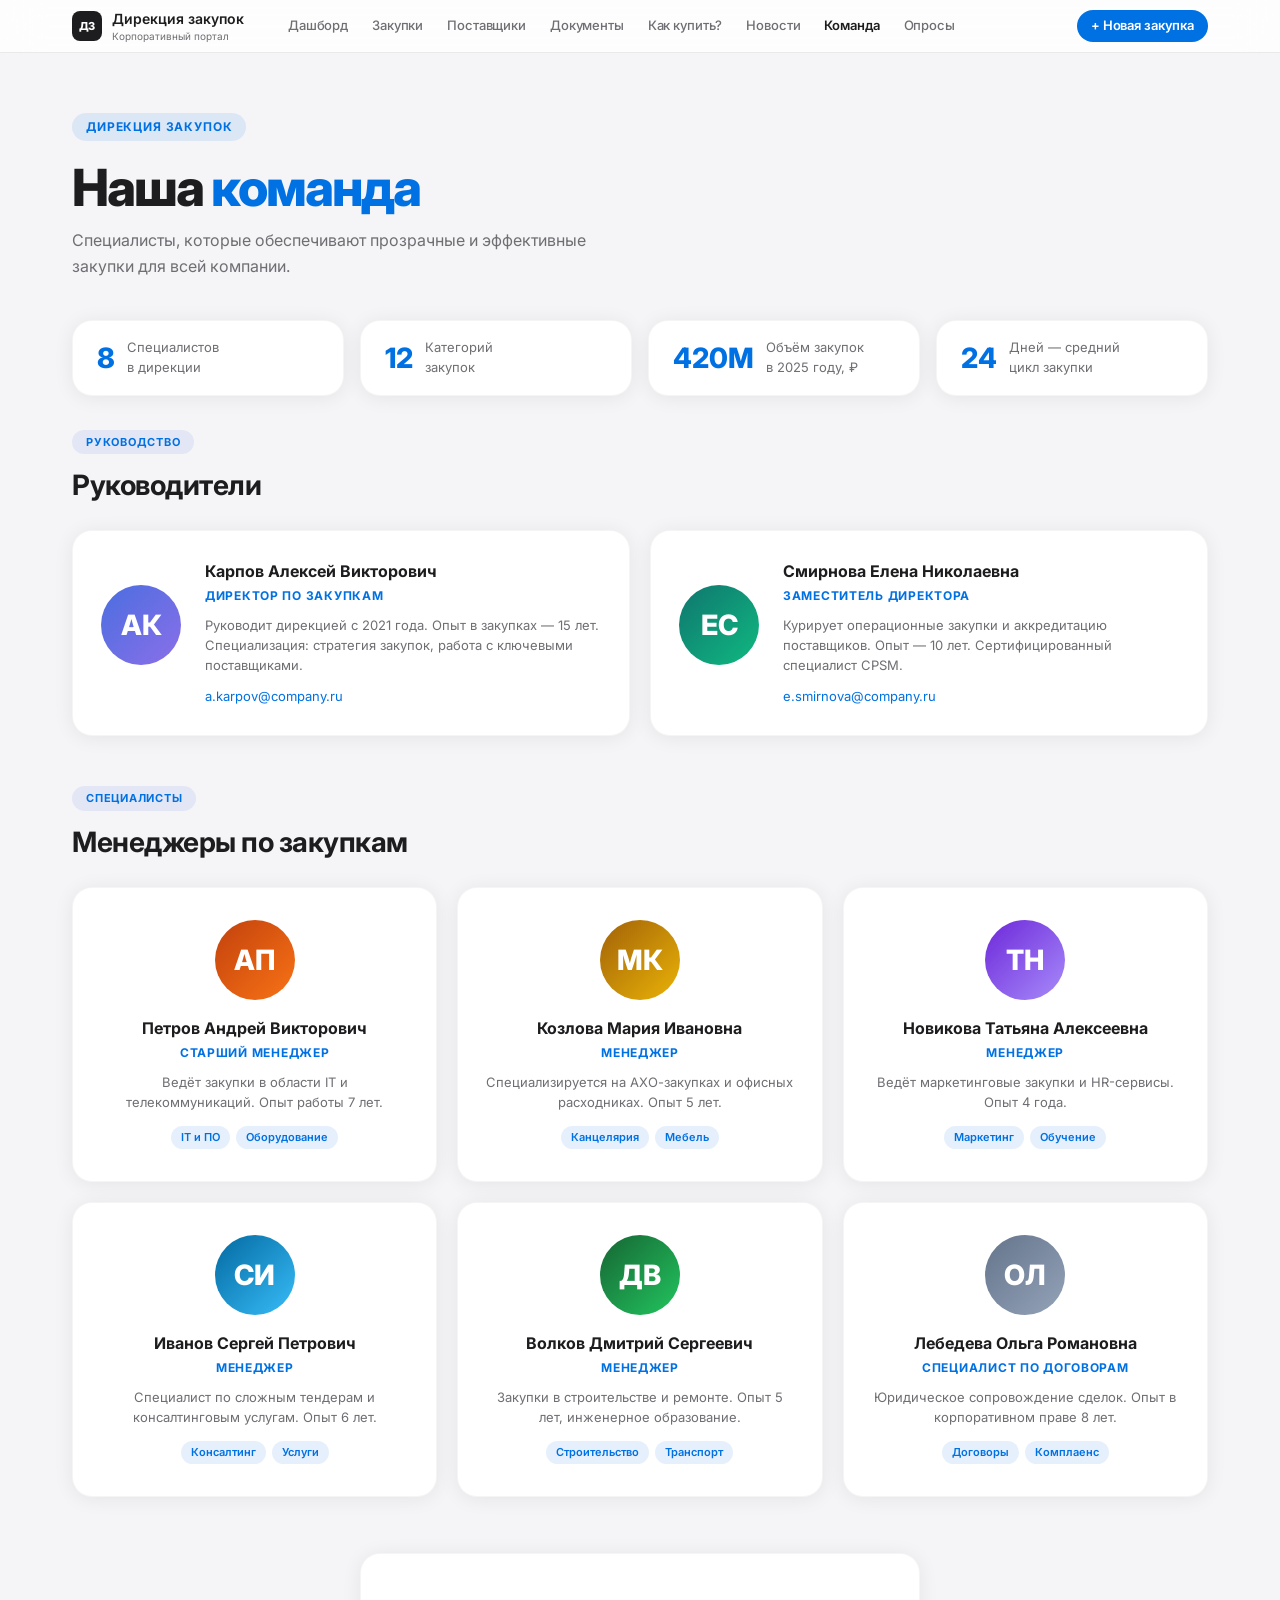
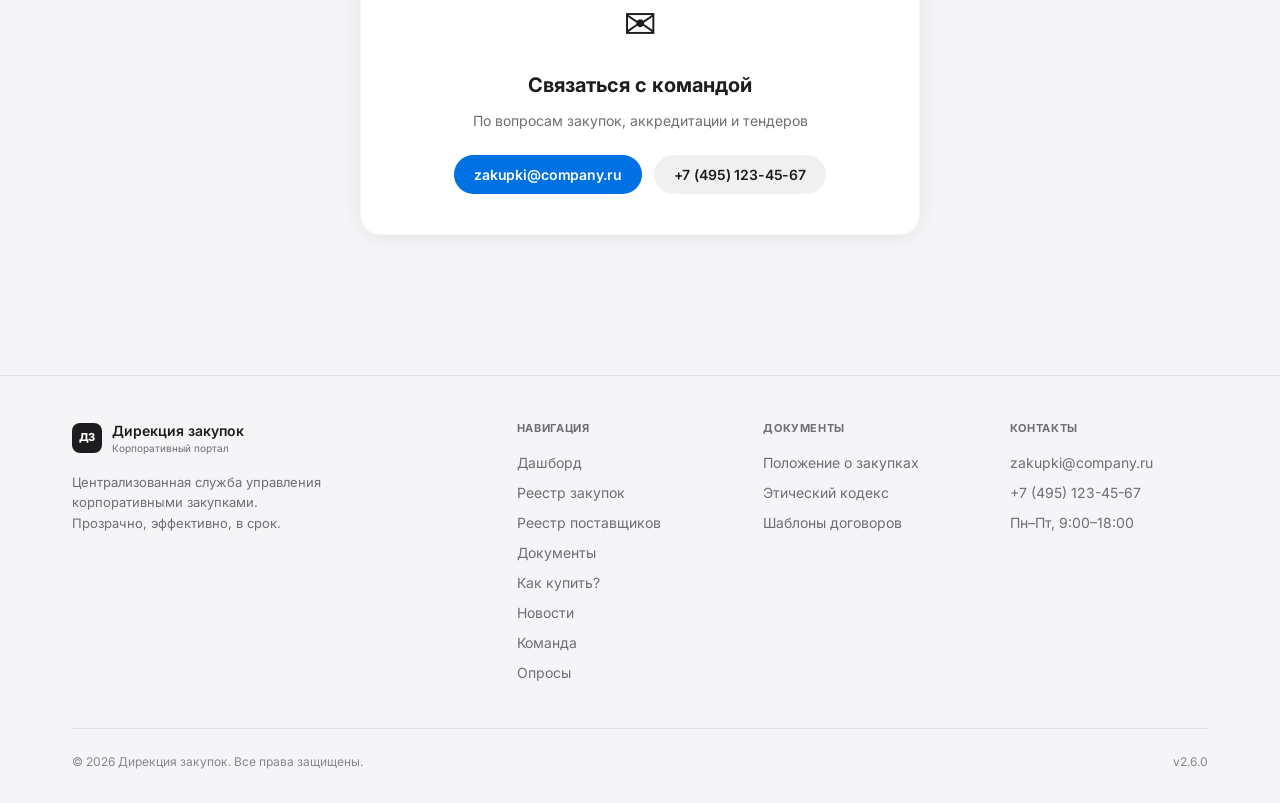
<file: team.html>
<!DOCTYPE html>
<html lang="ru">
<head>
  <meta charset="UTF-8">
  <meta name="viewport" content="width=device-width, initial-scale=1.0">
  <title>Команда — Дирекция закупок</title>
  <link rel="preconnect" href="https://fonts.googleapis.com">
  <link rel="preconnect" href="https://fonts.gstatic.com" crossorigin>
  <link href="https://fonts.googleapis.com/css2?family=Inter:wght@300;400;500;600;700;800&family=JetBrains+Mono:wght@500;600&display=swap" rel="stylesheet">
  <link rel="stylesheet" href="style.css">
  <style>
    .team-grid{display:grid;grid-template-columns:repeat(3,1fr);gap:20px}
    .team-card{padding:32px 28px;text-align:center}
    .team-avatar{width:80px;height:80px;border-radius:50%;display:flex;align-items:center;justify-content:center;font-size:28px;font-weight:800;margin:0 auto 16px;color:white}
    .team-name{font-size:16px;font-weight:700;margin-bottom:4px}
    .team-role{font-size:12px;font-weight:700;text-transform:uppercase;letter-spacing:0.06em;color:var(--primary);margin-bottom:10px}
    .team-desc{font-size:13px;color:var(--muted);line-height:1.55;margin-bottom:14px}
    .team-cats{display:flex;flex-wrap:wrap;gap:6px;justify-content:center}
    .team-cat{padding:3px 10px;border-radius:20px;font-size:11px;font-weight:600;background:var(--primary-l);color:var(--primary)}
    .dept-tag{display:inline-flex;padding:4px 14px;background:rgba(74,110,224,0.1);color:var(--primary);border-radius:20px;font-size:11px;font-weight:700;text-transform:uppercase;letter-spacing:0.07em;margin-bottom:10px}
    .leaders-grid{display:grid;grid-template-columns:repeat(2,1fr);gap:20px;margin-bottom:48px}
    @media(max-width:900px){.team-grid{grid-template-columns:repeat(2,1fr)}}
    @media(max-width:700px){.leaders-grid{grid-template-columns:1fr!important}}
    @media(max-width:600px){.team-grid{grid-template-columns:1fr}}
  </style>
</head>
<body>

<div id="nav-slot"></div>

<section style="padding:60px 0 40px">
  <div class="container">
    <div class="hero-tag">Дирекция закупок</div>
    <h1 class="hero-title" style="font-size:clamp(34px,4vw,52px);margin-bottom:12px">
      Наша <span>команда</span>
    </h1>
    <p style="font-size:16px;color:var(--muted);line-height:1.65;max-width:520px">
      Специалисты, которые обеспечивают прозрачные и эффективные закупки для всей компании.
    </p>
  </div>
</section>

<section style="padding:0 0 32px">
  <div class="container">
    <div style="display:flex;gap:16px;flex-wrap:wrap">
      <div class="card" style="padding:16px 24px;display:flex;align-items:center;gap:12px;flex:1;min-width:180px">
        <div style="font-size:28px;font-weight:800;color:var(--primary)">8</div>
        <div style="font-size:13px;color:var(--muted)">Специалистов<br>в дирекции</div>
      </div>
      <div class="card" style="padding:16px 24px;display:flex;align-items:center;gap:12px;flex:1;min-width:180px">
        <div style="font-size:28px;font-weight:800;color:var(--primary)">12</div>
        <div style="font-size:13px;color:var(--muted)">Категорий<br>закупок</div>
      </div>
      <div class="card" style="padding:16px 24px;display:flex;align-items:center;gap:12px;flex:1;min-width:180px">
        <div style="font-size:28px;font-weight:800;color:var(--primary)">420M</div>
        <div style="font-size:13px;color:var(--muted)">Объём закупок<br>в 2025 году, ₽</div>
      </div>
      <div class="card" style="padding:16px 24px;display:flex;align-items:center;gap:12px;flex:1;min-width:180px">
        <div style="font-size:28px;font-weight:800;color:var(--primary)">24</div>
        <div style="font-size:13px;color:var(--muted)">Дней — средний<br>цикл закупки</div>
      </div>
    </div>
  </div>
</section>

<section style="padding:0 0 24px">
  <div class="container">
    <div class="dept-tag">Руководство</div>
    <h2 class="section-title" style="margin-bottom:24px">Руководители</h2>
    <div class="leaders-grid">
      <div class="card team-card" style="display:flex;align-items:center;gap:24px;text-align:left;padding:28px">
        <div class="team-avatar" style="background:linear-gradient(135deg,#4a6ee0,#8b6fe8);flex-shrink:0">АК</div>
        <div>
          <div class="team-name">Карпов Алексей Викторович</div>
          <div class="team-role">Директор по закупкам</div>
          <div class="team-desc" style="margin-bottom:8px">Руководит дирекцией с 2021 года. Опыт в закупках — 15 лет. Специализация: стратегия закупок, работа с ключевыми поставщиками.</div>
          <a href="mailto:a.karpov@company.ru" style="font-size:13px;color:var(--primary);text-decoration:none">a.karpov@company.ru</a>
        </div>
      </div>
      <div class="card team-card" style="display:flex;align-items:center;gap:24px;text-align:left;padding:28px">
        <div class="team-avatar" style="background:linear-gradient(135deg,#0f766e,#10b981);flex-shrink:0">ЕС</div>
        <div>
          <div class="team-name">Смирнова Елена Николаевна</div>
          <div class="team-role">Заместитель директора</div>
          <div class="team-desc" style="margin-bottom:8px">Курирует операционные закупки и аккредитацию поставщиков. Опыт — 10 лет. Сертифицированный специалист CPSM.</div>
          <a href="mailto:e.smirnova@company.ru" style="font-size:13px;color:var(--primary);text-decoration:none">e.smirnova@company.ru</a>
        </div>
      </div>
    </div>

    <div class="dept-tag">Специалисты</div>
    <h2 class="section-title" style="margin-bottom:24px">Менеджеры по закупкам</h2>
    <div class="team-grid">
      <div class="card team-card card-hover">
        <div class="team-avatar" style="background:linear-gradient(135deg,#c2410c,#f97316)">АП</div>
        <div class="team-name">Петров Андрей Викторович</div>
        <div class="team-role">Старший менеджер</div>
        <div class="team-desc">Ведёт закупки в области IT и телекоммуникаций. Опыт работы 7 лет.</div>
        <div class="team-cats">
          <span class="team-cat">IT и ПО</span>
          <span class="team-cat">Оборудование</span>
        </div>
      </div>
      <div class="card team-card card-hover">
        <div class="team-avatar" style="background:linear-gradient(135deg,#a16207,#eab308)">МК</div>
        <div class="team-name">Козлова Мария Ивановна</div>
        <div class="team-role">Менеджер</div>
        <div class="team-desc">Специализируется на АХО-закупках и офисных расходниках. Опыт 5 лет.</div>
        <div class="team-cats">
          <span class="team-cat">Канцелярия</span>
          <span class="team-cat">Мебель</span>
        </div>
      </div>
      <div class="card team-card card-hover">
        <div class="team-avatar" style="background:linear-gradient(135deg,#6d28d9,#a78bfa)">ТН</div>
        <div class="team-name">Новикова Татьяна Алексеевна</div>
        <div class="team-role">Менеджер</div>
        <div class="team-desc">Ведёт маркетинговые закупки и HR-сервисы. Опыт 4 года.</div>
        <div class="team-cats">
          <span class="team-cat">Маркетинг</span>
          <span class="team-cat">Обучение</span>
        </div>
      </div>
      <div class="card team-card card-hover">
        <div class="team-avatar" style="background:linear-gradient(135deg,#0369a1,#38bdf8)">СИ</div>
        <div class="team-name">Иванов Сергей Петрович</div>
        <div class="team-role">Менеджер</div>
        <div class="team-desc">Специалист по сложным тендерам и консалтинговым услугам. Опыт 6 лет.</div>
        <div class="team-cats">
          <span class="team-cat">Консалтинг</span>
          <span class="team-cat">Услуги</span>
        </div>
      </div>
      <div class="card team-card card-hover">
        <div class="team-avatar" style="background:linear-gradient(135deg,#166534,#22c55e)">ДВ</div>
        <div class="team-name">Волков Дмитрий Сергеевич</div>
        <div class="team-role">Менеджер</div>
        <div class="team-desc">Закупки в строительстве и ремонте. Опыт 5 лет, инженерное образование.</div>
        <div class="team-cats">
          <span class="team-cat">Строительство</span>
          <span class="team-cat">Транспорт</span>
        </div>
      </div>
      <div class="card team-card card-hover">
        <div class="team-avatar" style="background:linear-gradient(135deg,#64748b,#94a3b8)">ОЛ</div>
        <div class="team-name">Лебедева Ольга Романовна</div>
        <div class="team-role">Специалист по договорам</div>
        <div class="team-desc">Юридическое сопровождение сделок. Опыт в корпоративном праве 8 лет.</div>
        <div class="team-cats">
          <span class="team-cat">Договоры</span>
          <span class="team-cat">Комплаенс</span>
        </div>
      </div>
    </div>
  </div>
</section>

<section style="padding:32px 0 80px">
  <div class="container">
    <div class="card" style="padding:40px;text-align:center;max-width:560px;margin:0 auto">
      <div style="font-size:40px;margin-bottom:16px">✉️</div>
      <h3 style="font-size:20px;font-weight:700;margin-bottom:10px">Связаться с командой</h3>
      <p style="font-size:14px;color:var(--muted);margin-bottom:24px">По вопросам закупок, аккредитации и тендеров</p>
      <div style="display:flex;gap:12px;justify-content:center;flex-wrap:wrap">
        <a href="mailto:zakupki@company.ru" class="btn btn-primary">zakupki@company.ru</a>
        <a href="tel:+74951234567" class="btn btn-ghost">+7 (495) 123-45-67</a>
      </div>
    </div>
  </div>
</section>

<div id="footer-slot"></div>

<script src="app.js"></script>
<script>
document.getElementById('nav-slot').innerHTML   = navHTML('team.html');
document.getElementById('footer-slot').innerHTML = footerHTML();
</script>
</body>
</html>
</file>
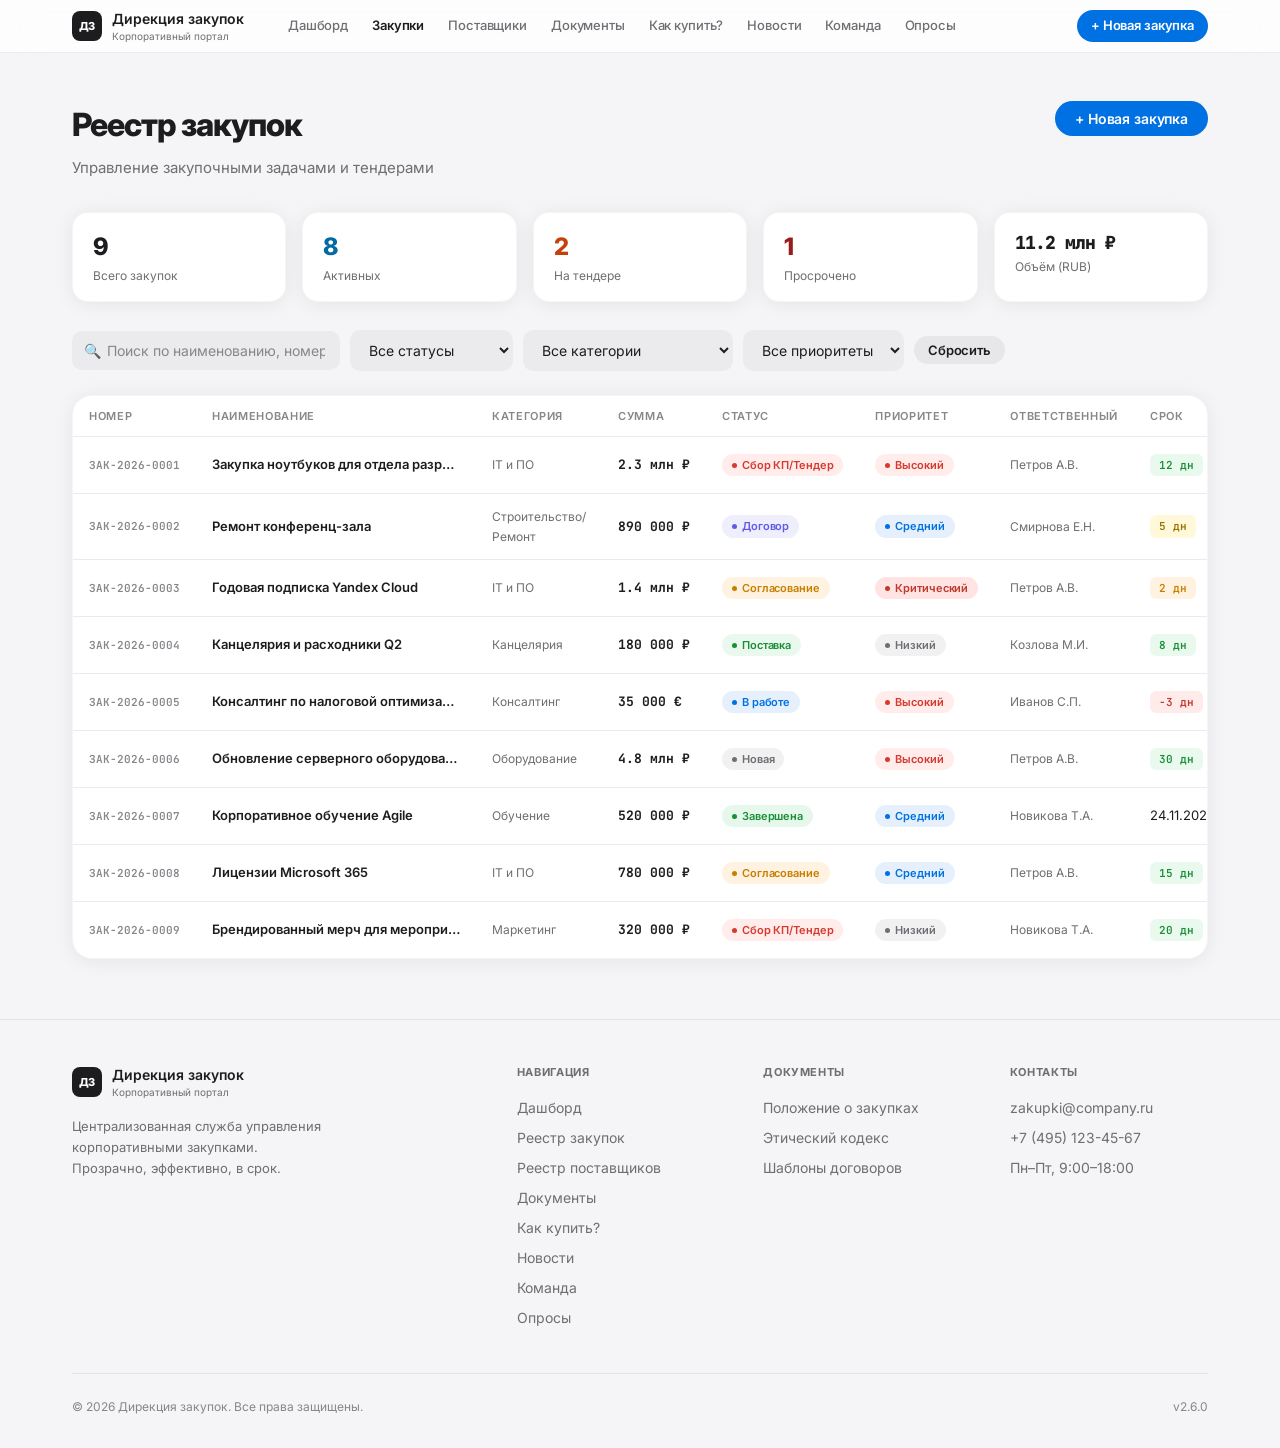
<file: tenders.html>
<!DOCTYPE html>
<html lang="ru">
<head>
  <meta charset="UTF-8">
  <meta name="viewport" content="width=device-width, initial-scale=1.0">
  <title>Реестр закупок — Дирекция закупок</title>
  <link rel="preconnect" href="https://fonts.googleapis.com">
  <link rel="preconnect" href="https://fonts.gstatic.com" crossorigin>
  <link href="https://fonts.googleapis.com/css2?family=Inter:wght@300;400;500;600;700;800&family=JetBrains+Mono:wght@500;600&display=swap" rel="stylesheet">
  <link rel="stylesheet" href="style.css">
</head>
<body>

<div id="nav-slot"></div>

<div class="container" style="padding-top:48px">
  <!-- Page header -->
  <div style="display:flex;align-items:flex-start;justify-content:space-between;gap:16px;margin-bottom:32px;flex-wrap:wrap">
    <div>
      <h1 class="page-title">Реестр закупок</h1>
      <p class="page-sub">Управление закупочными задачами и тендерами</p>
    </div>
    <button class="btn btn-primary" onclick="openCreate()">+ Новая закупка</button>
  </div>

  <!-- Summary -->
  <div class="summary-row" id="summaryRow"></div>

  <!-- Filters -->
  <div class="filters">
    <div class="search-wrap">
      <span class="search-icon">🔍</span>
      <input class="input" id="searchInput" placeholder="Поиск по наименованию, номеру..." oninput="render()">
    </div>
    <select class="input" id="statusFilter" onchange="render()">
      <option value="">Все статусы</option>
    </select>
    <select class="input" id="catFilter" onchange="render()">
      <option value="">Все категории</option>
    </select>
    <select class="input" id="prioFilter" onchange="render()">
      <option value="">Все приоритеты</option>
    </select>
    <button class="btn btn-ghost btn-sm" onclick="clearFilters()">Сбросить</button>
  </div>

  <!-- Table -->
  <div class="card" style="overflow:hidden;margin-bottom:60px">
    <div class="table-wrap" id="tableWrap"></div>
  </div>
</div>

<div id="footer-slot"></div>

<!-- DETAIL MODAL -->
<div class="overlay hidden" id="detailOverlay" onclick="if(event.target===this)closeDetail()">
  <div class="modal" id="detailModal">
    <div class="modal-header">
      <div>
        <div class="modal-title" id="dTitle"></div>
        <div class="modal-num" id="dNum"></div>
      </div>
      <button class="btn-icon" onclick="closeDetail()">✕</button>
    </div>
    <div class="modal-body">
      <div class="detail-grid" id="dGrid"></div>
      <div id="dDesc"></div>
      <div id="dComment"></div>
    </div>
    <div class="modal-footer">
      <button class="btn btn-danger btn-sm" id="dDelBtn">Удалить</button>
      <button class="btn btn-ghost btn-sm" onclick="closeDetail()">Закрыть</button>
      <button class="btn btn-primary btn-sm" id="dEditBtn">Редактировать</button>
    </div>
  </div>
</div>

<!-- FORM MODAL -->
<div class="overlay hidden" id="formOverlay" onclick="if(event.target===this)closeForm()">
  <div class="modal">
    <div class="modal-header">
      <div>
        <div class="modal-title" id="fTitle">Новая закупка</div>
        <div class="modal-num" id="fNum"></div>
      </div>
      <button class="btn-icon" onclick="closeForm()">✕</button>
    </div>
    <div class="modal-body">
      <div class="form-row">
        <div class="form-group">
          <label class="form-label">Номер</label>
          <input class="input mono" id="fNumber">
        </div>
        <div class="form-group">
          <label class="form-label">Категория</label>
          <select class="input" id="fCategory"></select>
        </div>
      </div>
      <div class="form-group">
        <label class="form-label">Наименование *</label>
        <input class="input" id="fTitleInput" placeholder="Например: Закупка оборудования для ЦОД">
      </div>
      <div class="form-group">
        <label class="form-label">Описание</label>
        <textarea class="input" id="fDesc"></textarea>
      </div>
      <div class="form-row">
        <div class="form-group">
          <label class="form-label">Инициатор</label>
          <input class="input" id="fInitiator">
        </div>
        <div class="form-group">
          <label class="form-label">Ответственный</label>
          <input class="input" id="fResponsible">
        </div>
      </div>
      <div class="form-group">
        <label class="form-label">Поставщик</label>
        <input class="input" id="fSupplier">
      </div>
      <div class="form-row">
        <div class="form-group">
          <label class="form-label">Сумма</label>
          <input class="input mono" type="number" id="fAmount" placeholder="0">
        </div>
        <div class="form-group">
          <label class="form-label">Валюта</label>
          <select class="input" id="fCurrency">
            <option value="RUB">RUB ₽</option>
            <option value="USD">USD $</option>
            <option value="EUR">EUR €</option>
            <option value="CNY">CNY ¥</option>
            <option value="KZT">KZT ₸</option>
          </select>
        </div>
      </div>
      <div class="form-row form-row-3">
        <div class="form-group">
          <label class="form-label">Статус</label>
          <select class="input" id="fStatus"></select>
        </div>
        <div class="form-group">
          <label class="form-label">Приоритет</label>
          <select class="input" id="fPriority"></select>
        </div>
        <div class="form-group">
          <label class="form-label">Срок</label>
          <input class="input" type="date" id="fDeadline">
        </div>
      </div>
      <div class="form-group">
        <label class="form-label">Комментарий</label>
        <textarea class="input" id="fComment" style="min-height:60px"></textarea>
      </div>
    </div>
    <div class="modal-footer">
      <button class="btn btn-ghost" onclick="closeForm()">Отмена</button>
      <button class="btn btn-primary" id="fSaveBtn" onclick="saveForm()">Создать закупку</button>
    </div>
  </div>
</div>

<script src="app.js"></script>
<script>
document.getElementById('nav-slot').innerHTML  = navHTML('tenders.html');
document.getElementById('footer-slot').innerHTML = footerHTML();

// Populate filter selects
const sf = document.getElementById('statusFilter');
Object.entries(STATUSES).forEach(([k,v]) => {
  const o = document.createElement('option'); o.value=k; o.textContent=v.label; sf.appendChild(o);
});
const pf = document.getElementById('prioFilter');
Object.entries(PRIORITIES).forEach(([k,v]) => {
  const o = document.createElement('option'); o.value=k; o.textContent=v.label; pf.appendChild(o);
});
const cf = document.getElementById('catFilter');
CATEGORIES.forEach(c => {
  const o = document.createElement('option'); o.value=c; o.textContent=c; cf.appendChild(o);
});
// Form selects
const fsCat = document.getElementById('fCategory');
CATEGORIES.forEach(c => { const o=document.createElement('option');o.value=c;o.textContent=c;fsCat.appendChild(o); });
const fsSt = document.getElementById('fStatus');
Object.entries(STATUSES).forEach(([k,v])=>{ const o=document.createElement('option');o.value=k;o.textContent=v.label;fsSt.appendChild(o); });
const fsPr = document.getElementById('fPriority');
Object.entries(PRIORITIES).forEach(([k,v])=>{ const o=document.createElement('option');o.value=k;o.textContent=v.label;fsPr.appendChild(o); });

let editingId = null;
let viewingId = null;

function clearFilters() {
  document.getElementById('searchInput').value='';
  document.getElementById('statusFilter').value='';
  document.getElementById('catFilter').value='';
  document.getElementById('prioFilter').value='';
  render();
}

function renderSummary(tasks) {
  const active = tasks.filter(t=>t.status!=='done').length;
  const tender = tasks.filter(t=>t.status==='tender').length;
  const overdue = tasks.filter(t => {
    if (!t.deadline || t.status==='done') return false;
    return new Date(t.deadline) < new Date();
  }).length;
  const totalRub = tasks.filter(t=>t.currency==='RUB').reduce((s,t)=>s+(parseFloat(t.amount)||0),0);

  document.getElementById('summaryRow').innerHTML = `
    <div class="summary-card card"><div class="summary-val">${tasks.length}</div><div class="summary-lbl">Всего закупок</div></div>
    <div class="summary-card card"><div class="summary-val" style="color:#0369a1">${active}</div><div class="summary-lbl">Активных</div></div>
    <div class="summary-card card"><div class="summary-val" style="color:#c2410c">${tender}</div><div class="summary-lbl">На тендере</div></div>
    <div class="summary-card card"><div class="summary-val" style="color:#991b1b">${overdue}</div><div class="summary-lbl">Просрочено</div></div>
    <div class="summary-card card"><div class="summary-val mono" style="font-size:18px">${fmtMoney(totalRub,'RUB')}</div><div class="summary-lbl">Объём (RUB)</div></div>`;
}

function render() {
  const allTasks = getTasks();
  const search = document.getElementById('searchInput').value.toLowerCase();
  const statusF = document.getElementById('statusFilter').value;
  const catF    = document.getElementById('catFilter').value;
  const prioF   = document.getElementById('prioFilter').value;

  const filtered = allTasks.filter(t => {
    if (statusF && t.status !== statusF) return false;
    if (catF && t.category !== catF) return false;
    if (prioF && t.priority !== prioF) return false;
    if (search) {
      return [t.number,t.title,t.initiator,t.responsible,t.supplier,t.category]
        .some(f => (f||'').toLowerCase().includes(search));
    }
    return true;
  });

  renderSummary(allTasks);

  if (filtered.length === 0) {
    document.getElementById('tableWrap').innerHTML = `
      <div class="empty-state">
        <div class="empty-icon">🔍</div>
        <div class="empty-title">Ничего не найдено</div>
        <p style="font-size:14px;color:var(--muted)">Попробуйте изменить фильтры поиска</p>
      </div>`;
    return;
  }

  document.getElementById('tableWrap').innerHTML = `
    <table>
      <thead><tr>
        <th>Номер</th><th>Наименование</th><th>Категория</th>
        <th>Сумма</th><th>Статус</th><th>Приоритет</th>
        <th>Ответственный</th><th>Срок</th><th></th>
      </tr></thead>
      <tbody>
        ${filtered.map(t => {
          const dl = deadlineInfo(t.deadline, t.status);
          return `<tr onclick="openDetail('${t.id}')">
            <td class="td-num">${esc(t.number)}</td>
            <td class="td-title">${esc(t.title)}</td>
            <td><span style="font-size:12px;color:var(--muted)">${esc(t.category)}</span></td>
            <td class="td-amount">${fmtMoney(t.amount,t.currency)}</td>
            <td>${statusBadge(t.status)}</td>
            <td><span class="badge badge-${esc(t.priority)}">${esc((PRIORITIES[t.priority]||{label:t.priority}).label)}</span></td>
            <td class="td-resp">${esc(t.responsible||'—')}</td>
            <td>${dl ? `<span class="chip ${dl.cls}">${dl.label}</span>` : (t.deadline ? fmtDate(t.deadline) : '—')}</td>
            <td onclick="event.stopPropagation()">
              <div style="display:flex;gap:6px">
                <button class="btn-icon" onclick="openEdit('${t.id}')" title="Редактировать">✏️</button>
                <button class="btn-icon" onclick="deleteTask('${t.id}')" title="Удалить">🗑️</button>
              </div>
            </td>
          </tr>`;
        }).join('')}
      </tbody>
    </table>`;
}

function openDetail(id) {
  const t = getTasks().find(x=>x.id===id);
  if (!t) return;
  viewingId = id;
  document.getElementById('dTitle').textContent = t.title;
  document.getElementById('dNum').textContent = t.number;

  const dl = deadlineInfo(t.deadline, t.status);
  document.getElementById('dGrid').innerHTML = `
    <div><div class="detail-label">Статус</div><div class="detail-value">${statusBadge(t.status)}</div></div>
    <div><div class="detail-label">Приоритет</div><div class="detail-value"><span class="badge badge-${esc(t.priority)}">${esc((PRIORITIES[t.priority]||{label:t.priority}).label)}</span></div></div>
    <div><div class="detail-label">Категория</div><div class="detail-value">${esc(t.category)}</div></div>
    <div><div class="detail-label">Сумма</div><div class="detail-value mono" style="font-weight:700">${fmtMoney(t.amount,t.currency)}</div></div>
    <div><div class="detail-label">Инициатор</div><div class="detail-value">${esc(t.initiator||'—')}</div></div>
    <div><div class="detail-label">Ответственный</div><div class="detail-value">${esc(t.responsible||'—')}</div></div>
    <div><div class="detail-label">Поставщик</div><div class="detail-value">${esc(t.supplier||'—')}</div></div>
    <div><div class="detail-label">Срок</div><div class="detail-value">${dl ? `<span class="chip ${dl.cls}">${dl.label}</span> ${fmtDate(t.deadline)}` : fmtDate(t.deadline)}</div></div>`;

  document.getElementById('dDesc').innerHTML = t.description
    ? `<div class="detail-label" style="margin-top:16px">Описание</div><div class="detail-desc">${esc(t.description)}</div>` : '';
  document.getElementById('dComment').innerHTML = t.comment
    ? `<div class="detail-comment">💬 ${esc(t.comment)}</div>` : '';

  document.getElementById('dEditBtn').onclick = () => { closeDetail(); openEdit(id); };
  document.getElementById('dDelBtn').onclick  = () => deleteTask(id);
  document.getElementById('detailOverlay').classList.remove('hidden');
}

function closeDetail() {
  document.getElementById('detailOverlay').classList.add('hidden');
  viewingId = null;
}

function openCreate() {
  editingId = null;
  const tasks = getTasks();
  document.getElementById('fTitle').textContent = 'Новая закупка';
  document.getElementById('fSaveBtn').textContent = 'Создать закупку';
  const num = genNumber(tasks);
  document.getElementById('fNum').textContent = num;
  document.getElementById('fNumber').value = num;
  document.getElementById('fCategory').value = CATEGORIES[0];
  document.getElementById('fTitleInput').value = '';
  document.getElementById('fDesc').value = '';
  document.getElementById('fInitiator').value = '';
  document.getElementById('fResponsible').value = '';
  document.getElementById('fSupplier').value = '';
  document.getElementById('fAmount').value = '';
  document.getElementById('fCurrency').value = 'RUB';
  document.getElementById('fStatus').value = 'new';
  document.getElementById('fPriority').value = 'medium';
  document.getElementById('fDeadline').value = '';
  document.getElementById('fComment').value = '';
  document.getElementById('formOverlay').classList.remove('hidden');
}

function openEdit(id) {
  const t = getTasks().find(x=>x.id===id);
  if (!t) return;
  editingId = id;
  document.getElementById('fTitle').textContent = 'Редактировать закупку';
  document.getElementById('fSaveBtn').textContent = 'Сохранить';
  document.getElementById('fNum').textContent = t.number;
  document.getElementById('fNumber').value = t.number;
  document.getElementById('fCategory').value = t.category;
  document.getElementById('fTitleInput').value = t.title;
  document.getElementById('fDesc').value = t.description||'';
  document.getElementById('fInitiator').value = t.initiator||'';
  document.getElementById('fResponsible').value = t.responsible||'';
  document.getElementById('fSupplier').value = t.supplier||'';
  document.getElementById('fAmount').value = t.amount||'';
  document.getElementById('fCurrency').value = t.currency||'RUB';
  document.getElementById('fStatus').value = t.status;
  document.getElementById('fPriority').value = t.priority;
  document.getElementById('fDeadline').value = t.deadline||'';
  document.getElementById('fComment').value = t.comment||'';
  document.getElementById('formOverlay').classList.remove('hidden');
}

function closeForm() {
  document.getElementById('formOverlay').classList.add('hidden');
  editingId = null;
}

function saveForm() {
  const titleVal = document.getElementById('fTitleInput').value.trim();
  if (!titleVal) { alert('Укажите наименование закупки'); return; }
  const tasks = getTasks();
  const data = {
    number:      document.getElementById('fNumber').value.trim(),
    title:       titleVal,
    category:    document.getElementById('fCategory').value,
    description: document.getElementById('fDesc').value.trim(),
    initiator:   document.getElementById('fInitiator').value.trim(),
    responsible: document.getElementById('fResponsible').value.trim(),
    supplier:    document.getElementById('fSupplier').value.trim(),
    amount:      document.getElementById('fAmount').value,
    currency:    document.getElementById('fCurrency').value,
    status:      document.getElementById('fStatus').value,
    priority:    document.getElementById('fPriority').value,
    deadline:    document.getElementById('fDeadline').value,
    comment:     document.getElementById('fComment').value.trim(),
  };
  if (editingId) {
    saveTasks(tasks.map(t => t.id===editingId ? {...t,...data} : t));
  } else {
    saveTasks([{...data, id: Date.now().toString(36)+Math.random().toString(36).slice(2,6), createdAt: new Date().toISOString()}, ...tasks]);
  }
  closeForm();
  render();
}

function deleteTask(id) {
  if (!confirm('Удалить закупку? Это действие нельзя отменить.')) return;
  saveTasks(getTasks().filter(t=>t.id!==id));
  closeDetail();
  render();
}

render();
</script>
</body>
</html>
</file>
<file: style.css>
@import url('https://fonts.googleapis.com/css2?family=Inter:wght@300;400;500;600;700;800;900&family=JetBrains+Mono:wght@500;600&display=swap');

html { scroll-behavior: smooth }
*, *::before, *::after { box-sizing: border-box; margin: 0; padding: 0 }

:root {
  --bg:       #f5f5f7;
  --bg-white: #ffffff;
  --bg-dark:  #1d1d1f;
  --glass:    rgba(255,255,255,0.82);
  --glass-b:  rgba(255,255,255,0.95);
  --blur:     blur(20px);
  --r-xl:     20px;
  --r-lg:     16px;
  --r-md:     10px;
  --r-sm:     8px;
  --primary:  #0071e3;
  --primary-h:#0077ed;
  --primary-l:rgba(0,113,227,0.1);
  --text:     #1d1d1f;
  --muted:    #6e6e73;
  --subtle:   #86868b;
  --border:   rgba(0,0,0,0.08);
  --shadow:   0 2px 20px rgba(0,0,0,0.07);
  --shadow-h: 0 8px 40px rgba(0,0,0,0.13);
}

html  { scroll-behavior: smooth }
body  { font-family: 'Inter', -apple-system, BlinkMacSystemFont, system-ui, sans-serif; background: var(--bg); min-height: 100vh; color: var(--text); line-height: 1.5; -webkit-font-smoothing: antialiased }
.mono { font-family: 'JetBrains Mono', monospace }
.container { max-width: 1200px; margin: 0 auto; padding: 0 32px }

/* ── NAVBAR ─────────────────────────────────────── */
.navbar { position: sticky; top: 0; z-index: 200; background: rgba(255,255,255,0.82); backdrop-filter: var(--blur); -webkit-backdrop-filter: var(--blur); border-bottom: 1px solid var(--border) }
.navbar .container { height: 52px; display: flex; align-items: center }
.nav-brand { display: flex; align-items: center; gap: 10px; text-decoration: none; margin-right: 32px; flex-shrink: 0 }
.brand-icon { width: 30px; height: 30px; border-radius: 8px; background: var(--text); color: #fff; display: flex; align-items: center; justify-content: center; font-size: 11px; font-weight: 800; letter-spacing: -0.3px }
.brand-name { font-size: 14px; font-weight: 600; color: var(--text) }
.brand-sub  { font-size: 10px; color: var(--muted) }
.nav-links  { display: flex; gap: 0; flex: 1 }
.nav-link   { display: flex; align-items: center; padding: 6px 12px; border-radius: 8px; font-size: 13px; font-weight: 500; color: var(--muted); text-decoration: none; transition: color 0.15s, background 0.15s; letter-spacing: -0.01em }
.nav-link:hover  { color: var(--text); background: rgba(0,0,0,0.04) }
.nav-link.active { color: var(--text); font-weight: 600 }
.nav-actions { display: flex; align-items: center; gap: 8px; margin-left: auto }

/* Mobile nav */
.nav-hamburger { display: none; flex-direction: column; justify-content: center; gap: 4.5px; width: 34px; height: 34px; padding: 7px; background: rgba(0,0,0,0.04); border: none; border-radius: 8px; cursor: pointer }
.nav-hamburger span { display: block; width: 100%; height: 1.5px; background: var(--text); border-radius: 2px; transition: transform 0.25s, opacity 0.2s }
.nav-hamburger.open span:nth-child(1) { transform: translateY(6px) rotate(45deg) }
.nav-hamburger.open span:nth-child(2) { opacity: 0 }
.nav-hamburger.open span:nth-child(3) { transform: translateY(-6px) rotate(-45deg) }
.nav-mobile { display: none; position: absolute; top: 100%; left: 0; right: 0; background: rgba(255,255,255,0.97); backdrop-filter: var(--blur); -webkit-backdrop-filter: var(--blur); padding: 8px 16px 16px; border-bottom: 1px solid var(--border); box-shadow: 0 12px 40px rgba(0,0,0,0.08); z-index: 198; animation: slideDown 0.2s ease }
.nav-mobile.open { display: block }
.nav-mobile .nav-link { display: block; padding: 11px 14px; border-radius: 10px; font-size: 15px; margin-bottom: 2px }
@keyframes slideDown { from { opacity: 0; transform: translateY(-8px) } to { opacity: 1; transform: translateY(0) } }

/* ── BUTTONS ─────────────────────────────────────── */
.btn { display: inline-flex; align-items: center; gap: 6px; padding: 9px 20px; border-radius: 980px; font-size: 14px; font-weight: 600; cursor: pointer; transition: all 0.2s; border: none; font-family: inherit; text-decoration: none; white-space: nowrap; letter-spacing: -0.01em }
.btn-primary { background: var(--primary); color: white }
.btn-primary:hover { background: var(--primary-h); transform: scale(1.01) }
.btn-ghost { background: rgba(0,0,0,0.06); color: var(--text) }
.btn-ghost:hover { background: rgba(0,0,0,0.1) }
.btn-danger { background: rgba(255,59,48,0.1); color: #ff3b30 }
.btn-danger:hover { background: rgba(255,59,48,0.18) }
.btn-sm { padding: 6px 14px; font-size: 13px; border-radius: 980px }
.btn-icon { padding: 7px; border-radius: var(--r-sm); background: rgba(0,0,0,0.05); border: none; cursor: pointer; color: var(--muted); transition: all 0.15s; display: inline-flex; align-items: center; font-family: inherit }
.btn-icon:hover { background: rgba(0,0,0,0.09); color: var(--text) }

/* ── CARD ─────────────────────────────────────────── */
.card { background: var(--bg-white); border-radius: var(--r-xl); box-shadow: var(--shadow); border: 1px solid rgba(0,0,0,0.04) }
.card-dark { background: var(--bg-dark); border-radius: var(--r-xl); color: white }
.card-hover { transition: box-shadow 0.2s, transform 0.2s }
.card-hover:hover { box-shadow: var(--shadow-h); transform: translateY(-2px) }

/* ── INPUTS ──────────────────────────────────────── */
.input { width: 100%; padding: 10px 14px; background: rgba(0,0,0,0.04); border: 1px solid transparent; border-radius: var(--r-md); font-family: inherit; font-size: 14px; color: var(--text); transition: all 0.15s; outline: none }
.input:focus { border-color: var(--primary); background: white; box-shadow: 0 0 0 3px rgba(0,113,227,0.15) }
.input::placeholder { color: var(--subtle) }
select.input { cursor: pointer }
textarea.input { resize: vertical; min-height: 72px }

/* ── BADGES ──────────────────────────────────────── */
.badge { display: inline-flex; align-items: center; gap: 5px; padding: 3px 10px; border-radius: 980px; font-size: 11px; font-weight: 600; white-space: nowrap; letter-spacing: -0.01em }
.badge::before { content: ''; width: 5px; height: 5px; border-radius: 50%; background: currentColor; flex-shrink: 0 }
.badge-new        { background: rgba(142,142,147,0.12); color: #6e6e73 }
.badge-in_progress{ background: rgba(0,113,227,0.1);   color: #0071e3 }
.badge-approval   { background: rgba(255,149,0,0.12);  color: #c77f00 }
.badge-tender     { background: rgba(255,69,58,0.1);   color: #d63a2f }
.badge-contract   { background: rgba(94,92,230,0.1);   color: #5e5ce6 }
.badge-delivery   { background: rgba(52,199,89,0.1);   color: #1a8f37 }
.badge-done       { background: rgba(52,199,89,0.12);  color: #1a8f37 }
.badge-low        { background: rgba(142,142,147,0.12);color: #6e6e73 }
.badge-medium     { background: rgba(0,113,227,0.1);   color: #0071e3 }
.badge-high       { background: rgba(255,69,58,0.1);   color: #d63a2f }
.badge-critical   { background: rgba(255,69,58,0.14);  color: #c0392b }

/* ── CHIPS ───────────────────────────────────────── */
.chip { display: inline-flex; align-items: center; padding: 3px 9px; border-radius: 6px; font-size: 11px; font-weight: 600; font-family: 'JetBrains Mono', monospace }
.chip-red    { background: rgba(255,59,48,0.1);  color: #c0392b }
.chip-orange { background: rgba(255,149,0,0.12); color: #c77f00 }
.chip-yellow { background: rgba(255,204,0,0.15); color: #9a7200 }
.chip-green  { background: rgba(52,199,89,0.1);  color: #1a8f37 }
.chip-gray   { background: rgba(0,0,0,0.06);     color: #6e6e73 }

/* ── SECTION ─────────────────────────────────────── */
.section { padding: 60px 0 }
.section-header { display: flex; align-items: flex-end; justify-content: space-between; margin-bottom: 28px }
.section-tag { display: inline-flex; padding: 4px 12px; background: var(--primary-l); color: var(--primary); border-radius: 980px; font-size: 11px; font-weight: 700; text-transform: uppercase; letter-spacing: 0.06em; margin-bottom: 10px }
.section-title { font-size: 28px; font-weight: 700; letter-spacing: -0.5px; color: var(--text) }
.section-sub { font-size: 15px; color: var(--muted) }

/* ── HERO (old pages) ────────────────────────────── */
.hero { padding: 72px 0 64px }
.hero-layout { display: grid; grid-template-columns: 1fr 1fr; gap: 60px; align-items: center }
.hero-tag { display: inline-flex; padding: 5px 14px; background: var(--primary-l); color: var(--primary); border-radius: 980px; font-size: 12px; font-weight: 700; text-transform: uppercase; letter-spacing: 0.07em; margin-bottom: 20px }
.hero-title { font-size: clamp(38px,5vw,64px); font-weight: 800; letter-spacing: -2px; line-height: 1.05; margin-bottom: 20px; color: var(--text) }
.hero-title span { color: var(--primary) }
.hero-sub { font-size: 17px; color: var(--muted); line-height: 1.65; margin-bottom: 32px; max-width: 420px }
.hero-actions { display: flex; gap: 12px }
.hero-stats { display: grid; grid-template-columns: 1fr 1fr; gap: 16px }
.stat-card { padding: 24px; border-radius: var(--r-xl) }
.stat-value { font-size: 38px; font-weight: 800; letter-spacing: -1.5px; line-height: 1; margin-bottom: 6px }
.stat-label { font-size: 13px; font-weight: 500 }
.stat-change { font-size: 12px; font-weight: 600; margin-top: 10px }
.stat-change.up { color: #1a8f37 }
.stat-change.dn { color: #d63a2f }
.stat-dark .stat-label { color: rgba(255,255,255,0.65) }
.stat-light .stat-label { color: var(--muted) }

/* ── TABLE ───────────────────────────────────────── */
.table-wrap { overflow-x: auto }
table { width: 100%; border-collapse: collapse }
thead th { padding: 12px 16px; text-align: left; font-size: 11px; font-weight: 600; text-transform: uppercase; letter-spacing: 0.06em; color: var(--subtle); border-bottom: 1px solid var(--border); white-space: nowrap }
tbody tr { cursor: pointer; transition: background 0.1s }
tbody tr:hover td { background: rgba(0,0,0,0.02) }
tbody td { padding: 13px 16px; font-size: 13px; border-bottom: 1px solid var(--border); vertical-align: middle }
tbody tr:last-child td { border-bottom: none }
.td-num    { font-family: 'JetBrains Mono', monospace; font-size: 11px; color: var(--subtle); font-weight: 600; white-space: nowrap }
.td-title  { font-weight: 600; color: var(--text); max-width: 280px; overflow: hidden; text-overflow: ellipsis; white-space: nowrap }
.td-amount { font-family: 'JetBrains Mono', monospace; font-weight: 700; color: var(--text); white-space: nowrap }
.td-resp   { font-size: 12px; color: var(--muted); white-space: nowrap }

/* ── MODAL ───────────────────────────────────────── */
.overlay { position: fixed; inset: 0; background: rgba(0,0,0,0.4); backdrop-filter: blur(8px); -webkit-backdrop-filter: blur(8px); display: flex; align-items: center; justify-content: center; z-index: 500; padding: 20px; animation: fadeIn 0.2s }
.modal { background: white; border-radius: var(--r-xl); max-width: 640px; width: 100%; max-height: 90vh; overflow-y: auto; box-shadow: 0 24px 80px rgba(0,0,0,0.2); animation: slideUp 0.2s }
.modal-header { padding: 24px 28px 18px; border-bottom: 1px solid var(--border); display: flex; align-items: flex-start; justify-content: space-between; gap: 16px; position: sticky; top: 0; background: white; z-index: 10; border-radius: var(--r-xl) var(--r-xl) 0 0 }
.modal-title  { font-size: 18px; font-weight: 700; letter-spacing: -0.3px }
.modal-num    { font-size: 12px; color: var(--muted); margin-top: 3px; font-family: 'JetBrains Mono', monospace }
.modal-body   { padding: 24px 28px }
.modal-footer { padding: 16px 28px 24px; border-top: 1px solid var(--border); display: flex; gap: 10px; justify-content: flex-end }

/* ── FORM ─────────────────────────────────────────── */
.form-row   { display: grid; grid-template-columns: 1fr 1fr; gap: 14px; margin-bottom: 14px }
.form-row-3 { grid-template-columns: 1fr 1fr 1fr }
.form-group { margin-bottom: 14px }
.form-label { display: block; font-size: 11px; font-weight: 700; text-transform: uppercase; letter-spacing: 0.06em; color: var(--muted); margin-bottom: 5px }

/* ── FILTERS ─────────────────────────────────────── */
.filters { display: flex; gap: 10px; flex-wrap: wrap; margin-bottom: 24px; align-items: center }
.filters .input { width: auto }
.search-wrap { position: relative }
.search-icon { position: absolute; left: 12px; top: 50%; transform: translateY(-50%); color: var(--subtle); pointer-events: none; font-size: 14px }
.search-wrap .input { padding-left: 34px; min-width: 220px }

/* ── DETAIL ──────────────────────────────────────── */
.detail-grid    { display: grid; grid-template-columns: 1fr 1fr; gap: 16px }
.detail-label   { font-size: 10px; font-weight: 700; text-transform: uppercase; letter-spacing: 0.07em; color: var(--subtle); margin-bottom: 4px }
.detail-value   { font-size: 14px; color: var(--text) }
.detail-desc    { background: rgba(0,0,0,0.03); border-radius: var(--r-sm); padding: 12px; font-size: 13px; color: var(--muted); line-height: 1.5; margin-top: 16px }
.detail-comment { background: rgba(255,204,0,0.08); border: 1px solid rgba(255,204,0,0.25); border-radius: var(--r-sm); padding: 12px; font-size: 13px; color: #9a7200; line-height: 1.5; margin-top: 12px }

/* ── CATEGORIES ──────────────────────────────────── */
.categories-grid { display: grid; grid-template-columns: repeat(4,1fr); gap: 16px }
.cat-card  { padding: 24px; cursor: default }
.cat-icon  { font-size: 32px; margin-bottom: 14px }
.cat-name  { font-size: 15px; font-weight: 700; margin-bottom: 4px }
.cat-count { font-size: 12px; color: var(--muted) }

/* ── PROCESS ─────────────────────────────────────── */
.process-steps { display: flex; gap: 0; overflow-x: auto; padding-bottom: 4px; align-items: stretch }
.step-wrap  { flex: 1; min-width: 120px; display: flex; align-items: center }
.step-card  { flex: 1; padding: 20px 14px; text-align: center }
.step-arrow { color: var(--subtle); font-size: 20px; flex-shrink: 0; padding: 0 4px }
.step-num   { font-size: 10px; font-weight: 700; text-transform: uppercase; letter-spacing: 0.07em; color: var(--subtle); margin-bottom: 8px }
.step-name  { font-size: 13px; font-weight: 700; color: var(--text) }
.step-sub   { font-size: 11px; color: var(--muted); margin-top: 4px }

/* ── NEWS ─────────────────────────────────────────── */
.news-grid { display: grid; grid-template-columns: repeat(3,1fr); gap: 20px }
.news-card { padding: 24px }
.news-type { display: inline-flex; padding: 3px 10px; border-radius: 980px; font-size: 11px; font-weight: 600; margin-bottom: 14px }
.news-title{ font-size: 16px; font-weight: 700; line-height: 1.35; margin-bottom: 10px }
.news-body { font-size: 13px; color: var(--muted); line-height: 1.55 }
.news-date { font-size: 11px; color: var(--subtle); margin-top: 14px }

/* ── SUPPLIERS (old page styles) ─────────────────── */
.benefits-grid { display: grid; grid-template-columns: repeat(4,1fr); gap: 16px; margin-bottom: 48px }
.benefit-card  { padding: 28px 24px }
.benefit-icon  { font-size: 32px; margin-bottom: 16px }
.benefit-title { font-size: 15px; font-weight: 700; margin-bottom: 8px }
.benefit-text  { font-size: 13px; color: var(--muted); line-height: 1.55 }
.how-grid  { display: grid; grid-template-columns: repeat(4,1fr); gap: 20px; margin-bottom: 48px }
.how-card  { padding: 28px 24px }
.how-num   { width: 44px; height: 44px; border-radius: 14px; background: var(--primary); color: white; display: flex; align-items: center; justify-content: center; font-size: 18px; font-weight: 800; margin-bottom: 16px }
.how-title { font-size: 15px; font-weight: 700; margin-bottom: 8px }
.how-text  { font-size: 13px; color: var(--muted); line-height: 1.55 }

/* ── FOOTER ──────────────────────────────────────── */
.footer { margin-top: 60px; padding: 44px 0 32px; border-top: 1px solid var(--border); background: #f5f5f7 }
.footer-grid    { display: grid; grid-template-columns: 2fr 1fr 1fr 1fr; gap: 48px; margin-bottom: 36px }
.footer-heading { font-size: 11px; font-weight: 700; text-transform: uppercase; letter-spacing: 0.06em; color: var(--muted); margin-bottom: 16px }
.footer-link    { display: block; font-size: 14px; color: var(--muted); text-decoration: none; margin-bottom: 9px; transition: color 0.15s }
.footer-link:hover  { color: var(--text) }
.footer-bottom  { padding-top: 24px; border-top: 1px solid var(--border); display: flex; justify-content: space-between; font-size: 12px; color: var(--subtle) }

/* ── MISC ─────────────────────────────────────────── */
.hidden       { display: none !important }
.empty-state  { padding: 48px; text-align: center; color: var(--muted) }
.empty-icon   { font-size: 40px; margin-bottom: 12px }
.empty-title  { font-size: 16px; font-weight: 600; margin-bottom: 6px }
.divider      { height: 1px; background: var(--border); margin: 20px 0 }
.page-title   { font-size: 32px; font-weight: 800; letter-spacing: -1px; margin-bottom: 8px }
.page-sub     { font-size: 15px; color: var(--muted) }
.summary-row  { display: flex; gap: 16px; margin-bottom: 28px; flex-wrap: wrap }
.summary-card { padding: 16px 20px; border-radius: var(--r-lg); flex: 1; min-width: 140px }
.summary-val  { font-size: 24px; font-weight: 800; letter-spacing: -1px }
.summary-lbl  { font-size: 12px; color: var(--muted); margin-top: 2px }

/* ── SCROLL ANIMATIONS ───────────────────────────── */
.fade-up { opacity: 0; transform: translateY(24px); transition: opacity 0.7s ease, transform 0.7s ease }
.fade-up.visible { opacity: 1; transform: translateY(0) }
.fade-up-d1 { transition-delay: 0.1s }
.fade-up-d2 { transition-delay: 0.2s }
.fade-up-d3 { transition-delay: 0.3s }
.fade-up-d4 { transition-delay: 0.4s }

/* ── RESPONSIVE ──────────────────────────────────── */
@media(max-width:1100px) {
  .categories-grid { grid-template-columns: repeat(3,1fr) }
  .benefits-grid   { grid-template-columns: repeat(2,1fr) }
  .how-grid        { grid-template-columns: repeat(2,1fr) }
}
@media(max-width:900px) {
  .nav-links       { display: none }
  .nav-hamburger   { display: flex }
  .nav-actions .btn{ display: none }
  .hero-layout     { grid-template-columns: 1fr }
  .hero-stats      { grid-template-columns: 1fr 1fr 1fr 1fr }
  .footer-grid     { grid-template-columns: 1fr 1fr; gap: 28px }
  .news-grid       { grid-template-columns: 1fr 1fr }
  .categories-grid { grid-template-columns: repeat(2,1fr) }
}
@media(max-width:700px) {
  .two-col         { grid-template-columns: 1fr !important }
  .news-grid       { grid-template-columns: 1fr }
}
@media(max-width:600px) {
  .container       { padding: 0 20px }
  .hero-stats      { grid-template-columns: 1fr 1fr }
  .form-row, .form-row-3 { grid-template-columns: 1fr }
  .detail-grid     { grid-template-columns: 1fr }
  .footer-grid     { grid-template-columns: 1fr }
  .summary-row     { flex-direction: column }
  .categories-grid { grid-template-columns: 1fr 1fr }
}

/* ── ANIMATIONS ──────────────────────────────────── */
@keyframes fadeIn  { from { opacity: 0 } to { opacity: 1 } }
@keyframes slideUp { from { opacity: 0; transform: translateY(18px) } to { opacity: 1; transform: translateY(0) } }

/* ── SCROLLBARS ──────────────────────────────────── */
::-webkit-scrollbar { width: 6px; height: 6px }
::-webkit-scrollbar-track { background: transparent }
::-webkit-scrollbar-thumb { background: rgba(0,0,0,0.18); border-radius: 3px }
::-webkit-scrollbar-thumb:hover { background: rgba(0,0,0,0.3) }
</file>
